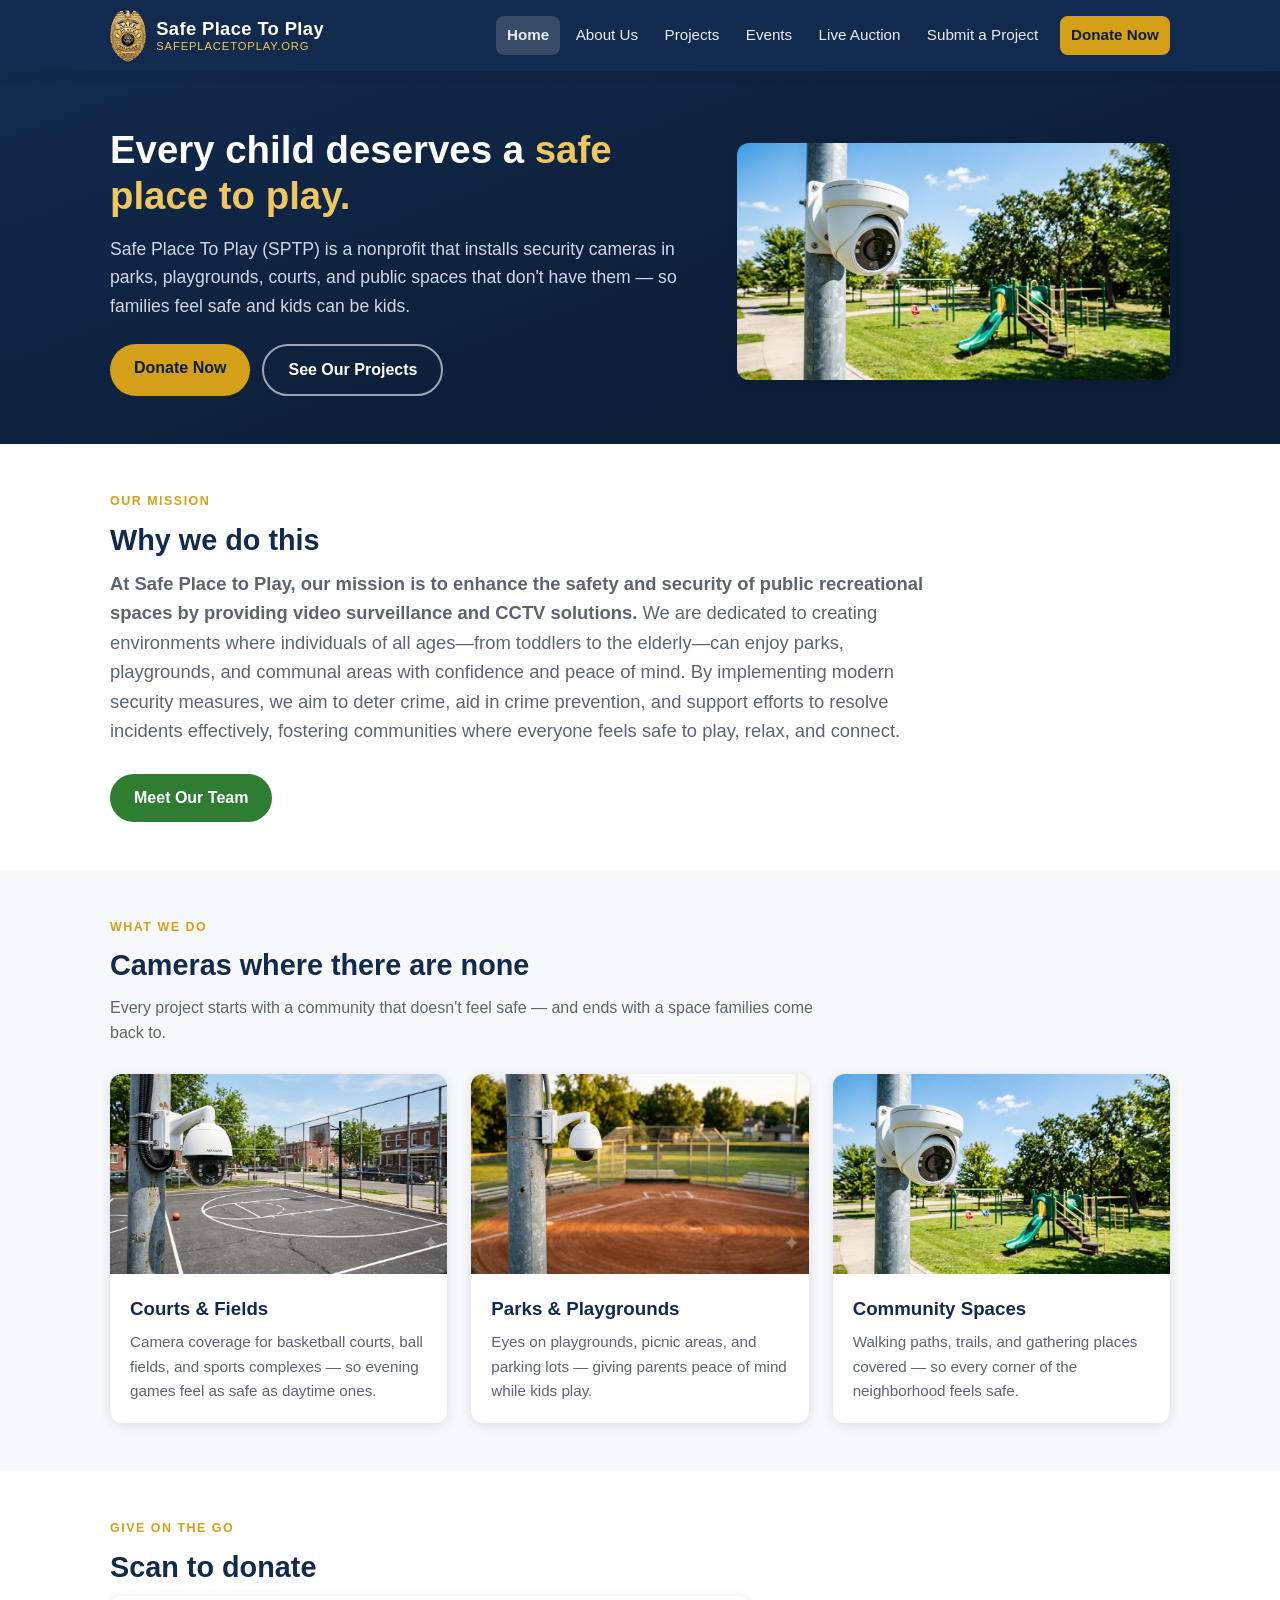
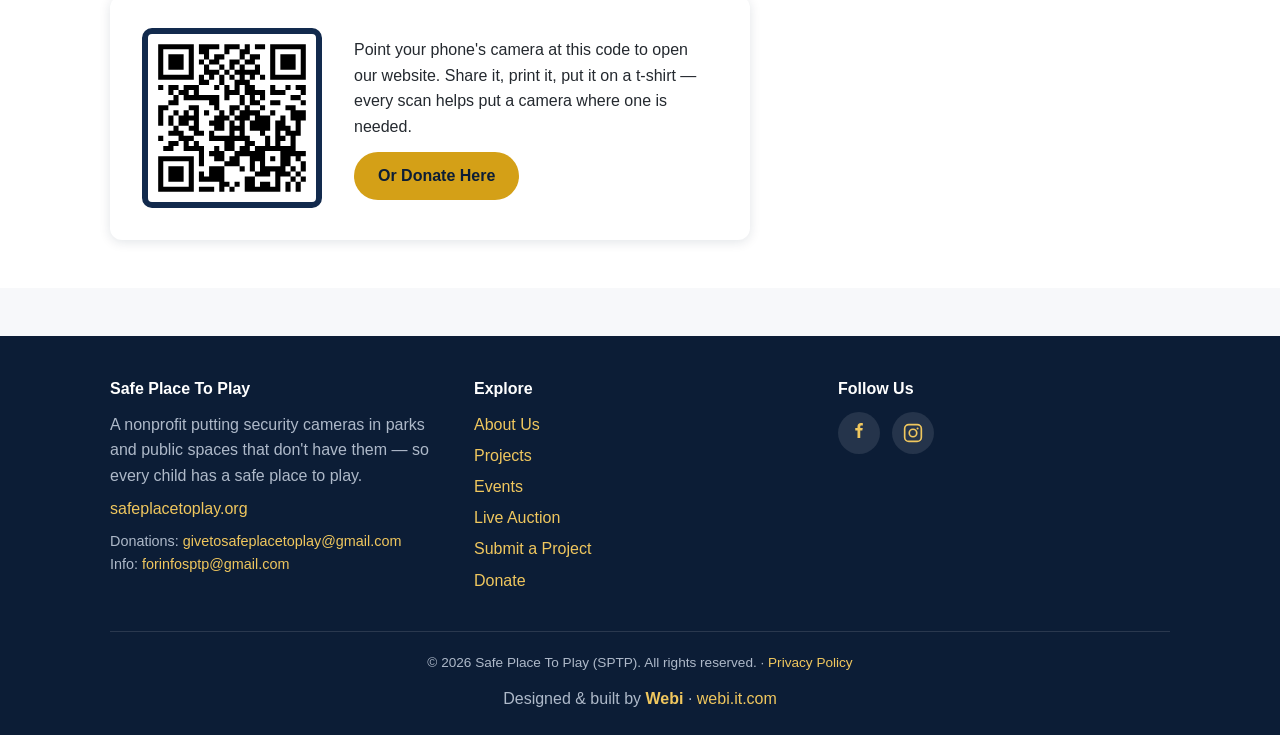
<file: index.html>
<!DOCTYPE html>
<html lang="en">
<head>
  <!-- Google tag (gtag.js) -->
  <script async src="https://www.googletagmanager.com/gtag/js?id=G-XCE4VQ88QC"></script>
  <script>
    window.dataLayer = window.dataLayer || [];
    function gtag(){dataLayer.push(arguments);}
    gtag('js', new Date());

    gtag('config', 'G-XCE4VQ88QC');
  </script>

  <meta charset="UTF-8">
  <meta name="viewport" content="width=device-width, initial-scale=1.0">
  <title>Safe Place To Play | Building Safe Parks, Courts &amp; Fields for Kids</title>
  <meta name="description" content="Safe Place To Play (SPTP) is a nonprofit that installs security cameras in parks, playgrounds, and public spaces that don't have them — so people feel safe and kids can play.">
  <meta property="og:title" content="Safe Place To Play">
  <meta property="og:description" content="We install security cameras in parks and public spaces that don't have them — so people feel safe and kids can play.">
  <meta property="og:image" content="https://safeplacetoplay.org/images/logo-full.png">
  <meta property="og:type" content="website">
  <meta name="twitter:card" content="summary">
  <link rel="icon" type="image/png" href="images/favicon.png">
  <link rel="apple-touch-icon" href="images/apple-touch-icon.png">
  <link rel="stylesheet" href="css/style.css?v=16">
  <noscript><style>.site-nav{display:flex !important}</style></noscript>
</head>

<body>
  <header class="site-header">
    <div class="container">
      <a class="brand" href="index.html">
        <img src="images/logo.webp" alt="Safe Place To Play badge logo">
        <span class="brand-name">Safe Place To Play
          <span class="brand-tag">safeplacetoplay.org</span>
        </span>
      </a>

      <button class="nav-toggle" aria-label="Open menu" aria-expanded="false">
        <svg width="28" height="28" viewBox="0 0 24 24" fill="none" stroke="#fff" stroke-width="2.5" stroke-linecap="round">
          <line x1="4" y1="6" x2="20" y2="6"/>
          <line x1="4" y1="12" x2="20" y2="12"/>
          <line x1="4" y1="18" x2="20" y2="18"/>
        </svg>
      </button>

      <nav class="site-nav">
        <a href="index.html" class="active">Home</a>
        <a href="about.html">About Us</a>
        <a href="projects.html">Projects</a>
        <a href="events.html">Events</a>
        <a href="auction.html">Live Auction</a>
        <a href="submit-project.html">Submit a Project</a>
        <a href="donate.html" class="nav-donate">Donate Now</a>
      </nav>
    </div>
  </header>

  <section class="hero">
    <div class="container">
      <div>
        <h1>Every child deserves a <span class="accent">safe place to play.</span></h1>
        <p>
          Safe Place To Play (SPTP) is a nonprofit that installs security cameras in parks,
          playgrounds, courts, and public spaces that don't have them — so families feel
          safe and kids can be kids.
        </p>
        <div class="btn-row">
          <a href="donate.html" class="btn btn-gold">Donate Now</a>
          <a href="projects.html" class="btn btn-outline">See Our Projects</a>
        </div>
      </div>

      <div class="hero-art">
        <img src="images/park.webp" alt="Security camera overlooking a community park playground">
      </div>
    </div>
  </section>

  <section class="section alt" id="mission">
    <div class="container">
      <p class="eyebrow">Our Mission</p>
      <h2 class="section-title">Why we do this</h2>
      <p class="section-sub" style="font-size:1.15rem; max-width: 52rem;">
        <strong>
          At Safe Place to Play, our mission is to enhance the safety and security of
          public recreational spaces by providing video surveillance and CCTV solutions.
        </strong>
        We are dedicated to creating environments where individuals of all ages&mdash;from
        toddlers to the elderly&mdash;can enjoy parks, playgrounds, and communal areas with
        confidence and peace of mind. By implementing modern security measures, we aim to deter
        crime, aid in crime prevention, and support efforts to resolve incidents effectively,
        fostering communities where everyone feels safe to play, relax, and connect.
      </p>
      <div class="btn-row">
        <a href="about.html" class="btn btn-green">Meet Our Team</a>
      </div>
    </div>
  </section>

  <section class="section">
    <div class="container">
      <p class="eyebrow">What We Do</p>
      <h2 class="section-title">Cameras where there are none</h2>
      <p class="section-sub">
        Every project starts with a community that doesn't feel safe — and ends with a space families come back to.
      </p>

      <div class="card-grid">
        <div class="card">
          <div class="card-art">
            <img src="images/basketball-court.webp" alt="Security camera overlooking a basketball court">
          </div>
          <div class="card-body">
            <h3>Courts &amp; Fields</h3>
            <p>Camera coverage for basketball courts, ball fields, and sports complexes — so evening games feel as safe as daytime ones.</p>
          </div>
        </div>

        <div class="card">
          <div class="card-art">
            <img src="images/baseball-field.webp" alt="Security camera overlooking a youth baseball field">
          </div>
          <div class="card-body">
            <h3>Parks &amp; Playgrounds</h3>
            <p>Eyes on playgrounds, picnic areas, and parking lots — giving parents peace of mind while kids play.</p>
          </div>
        </div>

        <div class="card">
          <div class="card-art">
            <img src="images/park.webp" alt="Security camera overlooking a playground">
          </div>
          <div class="card-body">
            <h3>Community Spaces</h3>
            <p>Walking paths, trails, and gathering places covered — so every corner of the neighborhood feels safe.</p>
          </div>
        </div>
      </div>
    </div>
  </section>

  <section class="section alt">
    <div class="container">
      <p class="eyebrow">Give On The Go</p>
      <h2 class="section-title">Scan to donate</h2>

      <div class="qr-block">
        <img src="images/qr-donate.svg" alt="QR code linking to the Safe Place To Play website">
        <div>
          <p style="max-width: 22rem;">
            Point your phone's camera at this code to open our website.
            Share it, print it, put it on a t-shirt — every scan helps put a camera where one is needed.
          </p>
          <p style="margin-top:0.75rem;">
            <a href="donate.html" class="btn btn-gold">Or Donate Here</a>
          </p>
        </div>
      </div>
    </div>
  </section>

  <footer class="site-footer">
    <div class="container">
      <div class="footer-grid">
        <div>
          <h4>Safe Place To Play</h4>
          <p>A nonprofit putting security cameras in parks and public spaces that don't have them &mdash; so every child has a safe place to play.</p>
          <p style="margin-top:0.5rem;">
            <a href="https://safeplacetoplay.org">safeplacetoplay.org</a>
          </p>
          <p style="margin-top:0.5rem; font-size:0.9rem;">
            Donations: <a href="mailto:givetosafeplacetoplay@gmail.com">givetosafeplacetoplay@gmail.com</a><br>
            Info: <a href="mailto:forinfosptp@gmail.com">forinfosptp@gmail.com</a>
          </p>
        </div>

        <div>
          <h4>Explore</h4>
          <ul>
            <li><a href="about.html">About Us</a></li>
            <li><a href="projects.html">Projects</a></li>
            <li><a href="events.html">Events</a></li>
            <li><a href="auction.html">Live Auction</a></li>
            <li><a href="submit-project.html">Submit a Project</a></li>
            <li><a href="donate.html">Donate</a></li>
          </ul>
        </div>

        <div>
          <h4>Follow Us</h4>
          <div class="social-links">
            <a href="https://www.facebook.com/share/1JXNRVJk3r/?mibextid=wwXIfr" aria-label="Safe Place To Play on Facebook" target="_blank" rel="noopener">
              <svg width="20" height="20" viewBox="0 0 24 24" fill="#f0c75e">
                <path d="M13.5 9H16l.5-3h-3V4.5c0-.9.3-1.5 1.6-1.5H16.6V.2C16.3.1 15.3 0 14.2 0 11.8 0 10.2 1.5 10.2 4.1V6H7.5v3h2.7v9h3.3V9z"/>
              </svg>
            </a>

            <a href="https://www.instagram.com/safeplacetoplay_" aria-label="Safe Place To Play on Instagram" target="_blank" rel="noopener">
              <svg width="20" height="20" viewBox="0 0 24 24" fill="none" stroke="#f0c75e" stroke-width="2">
                <rect x="2" y="2" width="20" height="20" rx="5"/>
                <circle cx="12" cy="12" r="4.5"/>
                <circle cx="17.5" cy="6.5" r="1.2" fill="#f0c75e" stroke="none"/>
              </svg>
            </a>
          </div>
        </div>
      </div>

      <div class="footer-bottom">
        <p>&copy; 2026 Safe Place To Play (SPTP). All rights reserved. &middot; <a href="privacy.html">Privacy Policy</a></p>
        <p style="margin-top:0.75rem; font-size:1rem;">
          Designed &amp; built by
          <a href="https://webi.it.com" target="_blank" rel="noopener" style="font-weight:700;">Webi</a>
          &middot;
          <a href="https://webi.it.com" target="_blank" rel="noopener">webi.it.com</a>
        </p>
      </div>
    </div>
  </footer>

  <script src="js/main.js?v=13"></script>
</body>
</html>
</file>
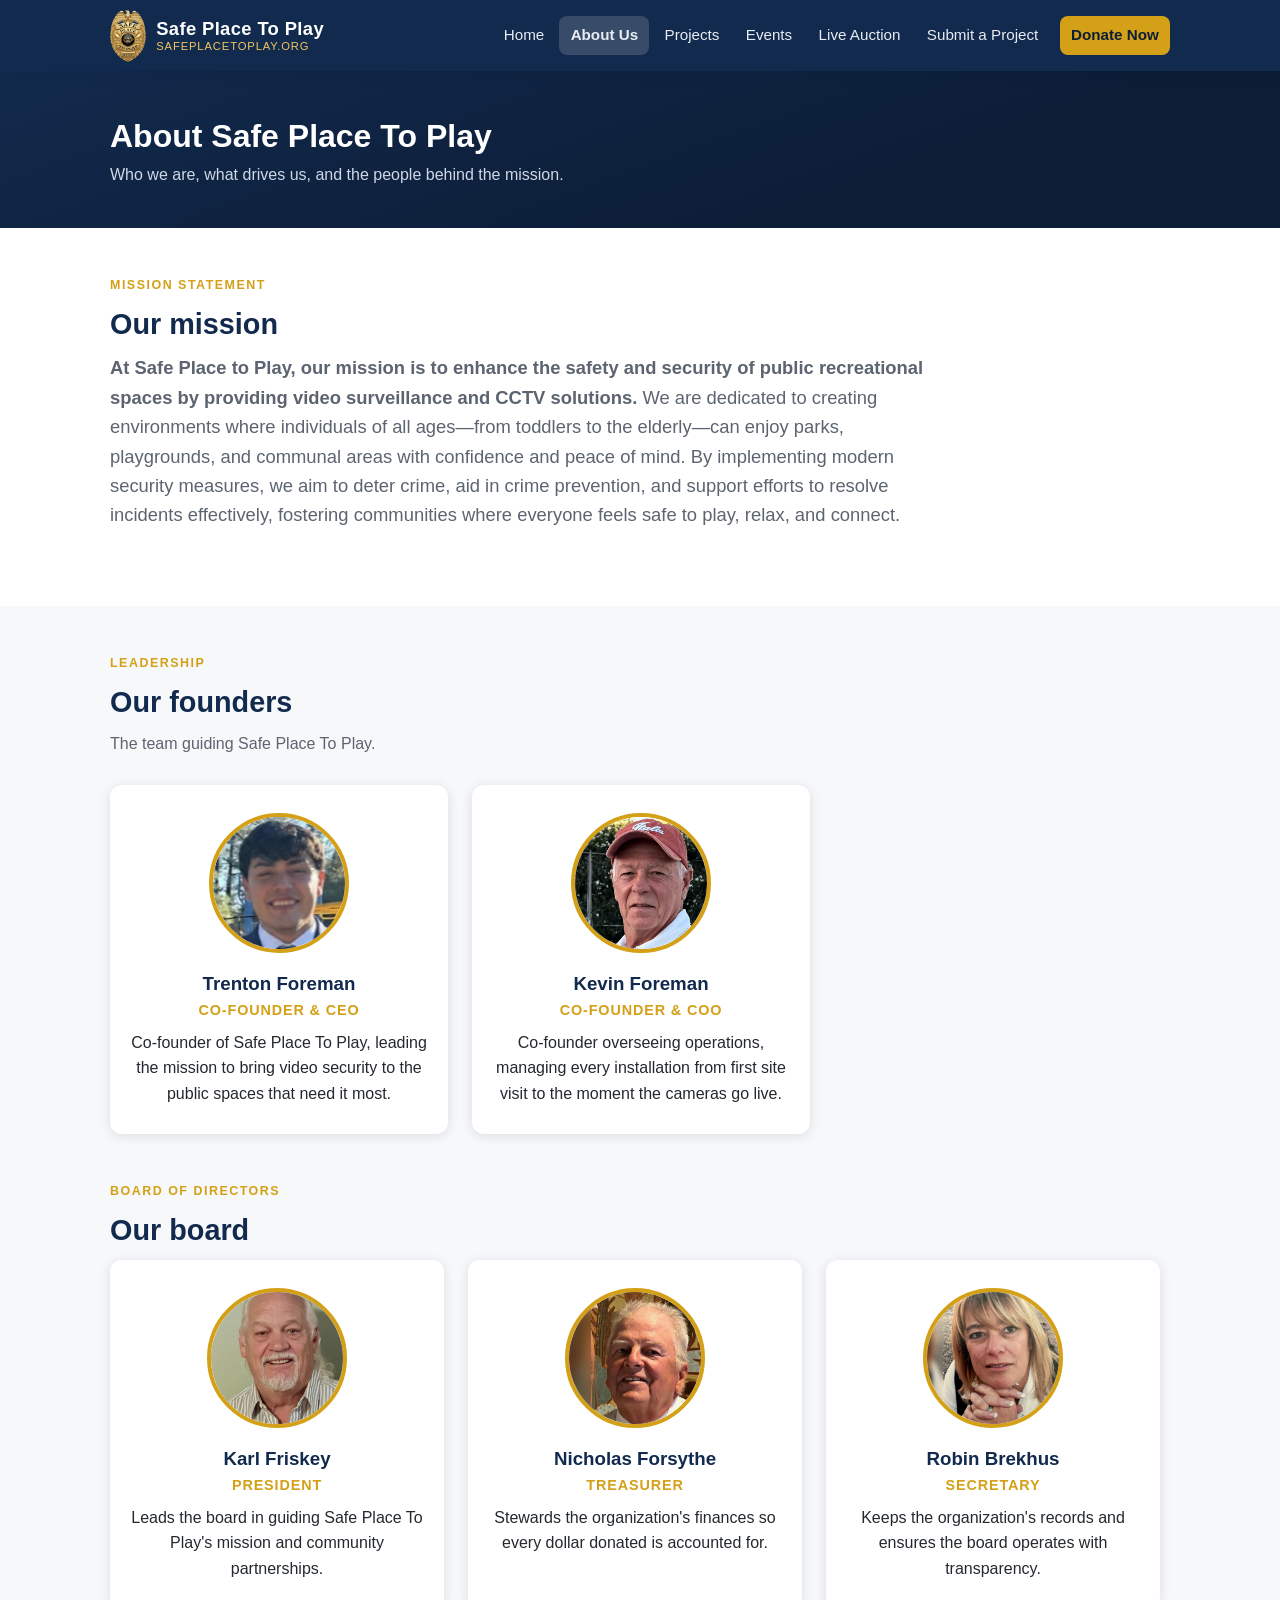
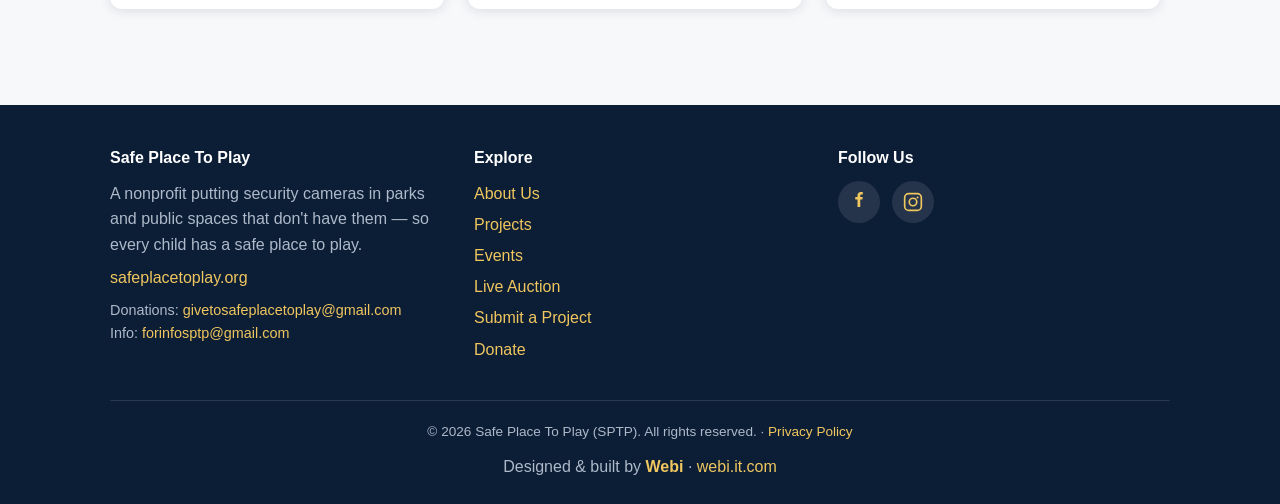
<file: about.html>
<!DOCTYPE html>
<html lang="en">
<head>
  <meta charset="UTF-8">
  <meta name="viewport" content="width=device-width, initial-scale=1.0">
  <title>About Us | Safe Place To Play</title>
  <meta name="description" content="Meet the board of Safe Place To Play — the nonprofit putting security cameras in public spaces that don't have them.">
  <meta property="og:title" content="About Safe Place To Play">
  <meta property="og:description" content="The mission and board behind Safe Place To Play, the nonprofit putting cameras where there are none.">
  <meta property="og:image" content="https://safeplacetoplay.org/images/logo-full.png">
  <meta property="og:type" content="website">
  <meta name="twitter:card" content="summary">
  <link rel="icon" type="image/png" href="images/favicon.png">
  <link rel="apple-touch-icon" href="images/apple-touch-icon.png">
  <link rel="stylesheet" href="css/style.css?v=16">
  <noscript><style>.site-nav{display:flex !important}</style></noscript>
</head>
<body>

<header class="site-header">
  <div class="container">
    <a class="brand" href="index.html">
      <img src="images/logo.webp" alt="Safe Place To Play badge logo">
      <span class="brand-name">Safe Place To Play
        <span class="brand-tag">safeplacetoplay.org</span>
      </span>
    </a>
    <button class="nav-toggle" aria-label="Open menu" aria-expanded="false">
      <svg width="28" height="28" viewBox="0 0 24 24" fill="none" stroke="#fff" stroke-width="2.5" stroke-linecap="round"><line x1="4" y1="6" x2="20" y2="6"/><line x1="4" y1="12" x2="20" y2="12"/><line x1="4" y1="18" x2="20" y2="18"/></svg>
    </button>
    <nav class="site-nav">
      <a href="index.html">Home</a>
      <a href="about.html" class="active">About Us</a>
      <a href="projects.html">Projects</a>
      <a href="events.html">Events</a>
      <a href="auction.html">Live Auction</a>
      <a href="submit-project.html">Submit a Project</a>
      <a href="donate.html" class="nav-donate">Donate Now</a>
    </nav>
  </div>
</header>

<section class="page-hero">
  <div class="container">
    <h1>About Safe Place To Play</h1>
    <p>Who we are, what drives us, and the people behind the mission.</p>
  </div>
</section>

<section class="section alt">
  <div class="container">
    <p class="eyebrow">Mission Statement</p>
    <h2 class="section-title">Our mission</h2>
    <p class="section-sub" style="font-size:1.15rem; max-width: 52rem;">
      <strong>At Safe Place to Play, our mission is to enhance the safety and security of
      public recreational spaces by providing video surveillance and CCTV solutions.</strong>
      We are dedicated to creating environments where individuals of all ages&mdash;from
      toddlers to the elderly&mdash;can enjoy parks, playgrounds, and communal areas with
      confidence and peace of mind. By implementing modern security measures, we aim to deter
      crime, aid in crime prevention, and support efforts to resolve incidents effectively,
      fostering communities where everyone feels safe to play, relax, and connect.
    </p>
  </div>
</section>

<section class="section">
  <div class="container">
    <p class="eyebrow">Leadership</p>
    <h2 class="section-title">Our founders</h2>
    <p class="section-sub">The team guiding Safe Place To Play.</p>
    <div class="board-grid">
      <div class="board-card">
        <div class="avatar">
          <img src="images/board-trent.jpg?v=6" alt="Trent Foreman, Co-Founder &amp; CEO">
        </div>
        <h3>Trenton Foreman</h3>
        <p class="role">Co-Founder &amp; CEO</p>
        <p>Co-founder of Safe Place To Play, leading the mission to bring video security to
          the public spaces that need it most.</p>
      </div>
      <div class="board-card">
        <div class="avatar">
          <img src="images/board-kevin.jpg?v=6" alt="John, Co-Founder &amp; COO">
        </div>
        <h3>Kevin Foreman</h3>
        <p class="role">Co-Founder &amp; COO</p>
        <p>Co-founder overseeing operations, managing every installation from first site
          visit to the moment the cameras go live.</p>
      </div>
    </div>

    <p class="eyebrow" style="margin-top:3rem;">Board of Directors</p>
    <h2 class="section-title">Our board</h2>
    <div class="board-grid" style="max-width:1050px;">
      <div class="board-card">
        <div class="avatar">
          <img src="images/board-karl.jpg?v=6" alt="Karl Friskey, President">
        </div>
        <h3>Karl Friskey</h3>
        <p class="role">President</p>
        <p>Leads the board in guiding Safe Place To Play's mission and community
          partnerships.</p>
      </div>
      <div class="board-card">
        <div class="avatar">
          <img src="images/board-nicholas.jpg?v=6" alt="Nicholas Forsythe, Treasurer">
        </div>
        <h3>Nicholas Forsythe</h3>
        <p class="role">Treasurer</p>
        <p>Stewards the organization's finances so every dollar donated is accounted for.</p>
      </div>
      <div class="board-card">
        <div class="avatar">
          <img src="images/board-robin.jpg?v=6" alt="Robin Brekhus, Secretary">
        </div>
        <h3>Robin Brekhus</h3>
        <p class="role">Secretary</p>
        <p>Keeps the organization's records and ensures the board operates with
          transparency.</p>
      </div>
    </div>
  </div>
</section>

<footer class="site-footer">
  <div class="container">
    <div class="footer-grid">
      <div>
        <h4>Safe Place To Play</h4>
        <p>A nonprofit putting security cameras in parks and public spaces that don't have them &mdash; so every child has a safe place to play.</p>
        <p style="margin-top:0.5rem;"><a href="https://safeplacetoplay.org">safeplacetoplay.org</a></p>
        <p style="margin-top:0.5rem; font-size:0.9rem;">Donations: <a href="mailto:givetosafeplacetoplay@gmail.com">givetosafeplacetoplay@gmail.com</a><br>
        Info: <a href="mailto:forinfosptp@gmail.com">forinfosptp@gmail.com</a></p>
      </div>
      <div>
        <h4>Explore</h4>
        <ul>
          <li><a href="about.html">About Us</a></li>
          <li><a href="projects.html">Projects</a></li>
          <li><a href="events.html">Events</a></li>
          <li><a href="auction.html">Live Auction</a></li>
          <li><a href="submit-project.html">Submit a Project</a></li>
          <li><a href="donate.html">Donate</a></li>
        </ul>
      </div>
      <div>
        <h4>Follow Us</h4>
        <div class="social-links">
          <a href="https://www.facebook.com/share/1JXNRVJk3r/?mibextid=wwXIfr" aria-label="Safe Place To Play on Facebook" target="_blank" rel="noopener">
            <svg width="20" height="20" viewBox="0 0 24 24" fill="#f0c75e"><path d="M13.5 9H16l.5-3h-3V4.5c0-.9.3-1.5 1.6-1.5H16.6V.2C16.3.1 15.3 0 14.2 0 11.8 0 10.2 1.5 10.2 4.1V6H7.5v3h2.7v9h3.3V9z"/></svg>
          </a>
          <a href="https://www.instagram.com/safeplacetoplay_" aria-label="Safe Place To Play on Instagram" target="_blank" rel="noopener">
            <svg width="20" height="20" viewBox="0 0 24 24" fill="none" stroke="#f0c75e" stroke-width="2"><rect x="2" y="2" width="20" height="20" rx="5"/><circle cx="12" cy="12" r="4.5"/><circle cx="17.5" cy="6.5" r="1.2" fill="#f0c75e" stroke="none"/></svg>
          </a>
        </div>
      </div>
    </div>
    <div class="footer-bottom">
      <p>&copy; 2026 Safe Place To Play (SPTP). All rights reserved. &middot; <a href="privacy.html">Privacy Policy</a></p>
      <p style="margin-top:0.75rem; font-size:1rem;">Designed &amp; built by <a href="https://webi.it.com" target="_blank" rel="noopener" style="font-weight:700;">Webi</a> &middot; <a href="https://webi.it.com" target="_blank" rel="noopener">webi.it.com</a></p>
    </div>
  </div>
</footer>

<script src="js/main.js?v=13"></script>
</body>
</html>
</file>
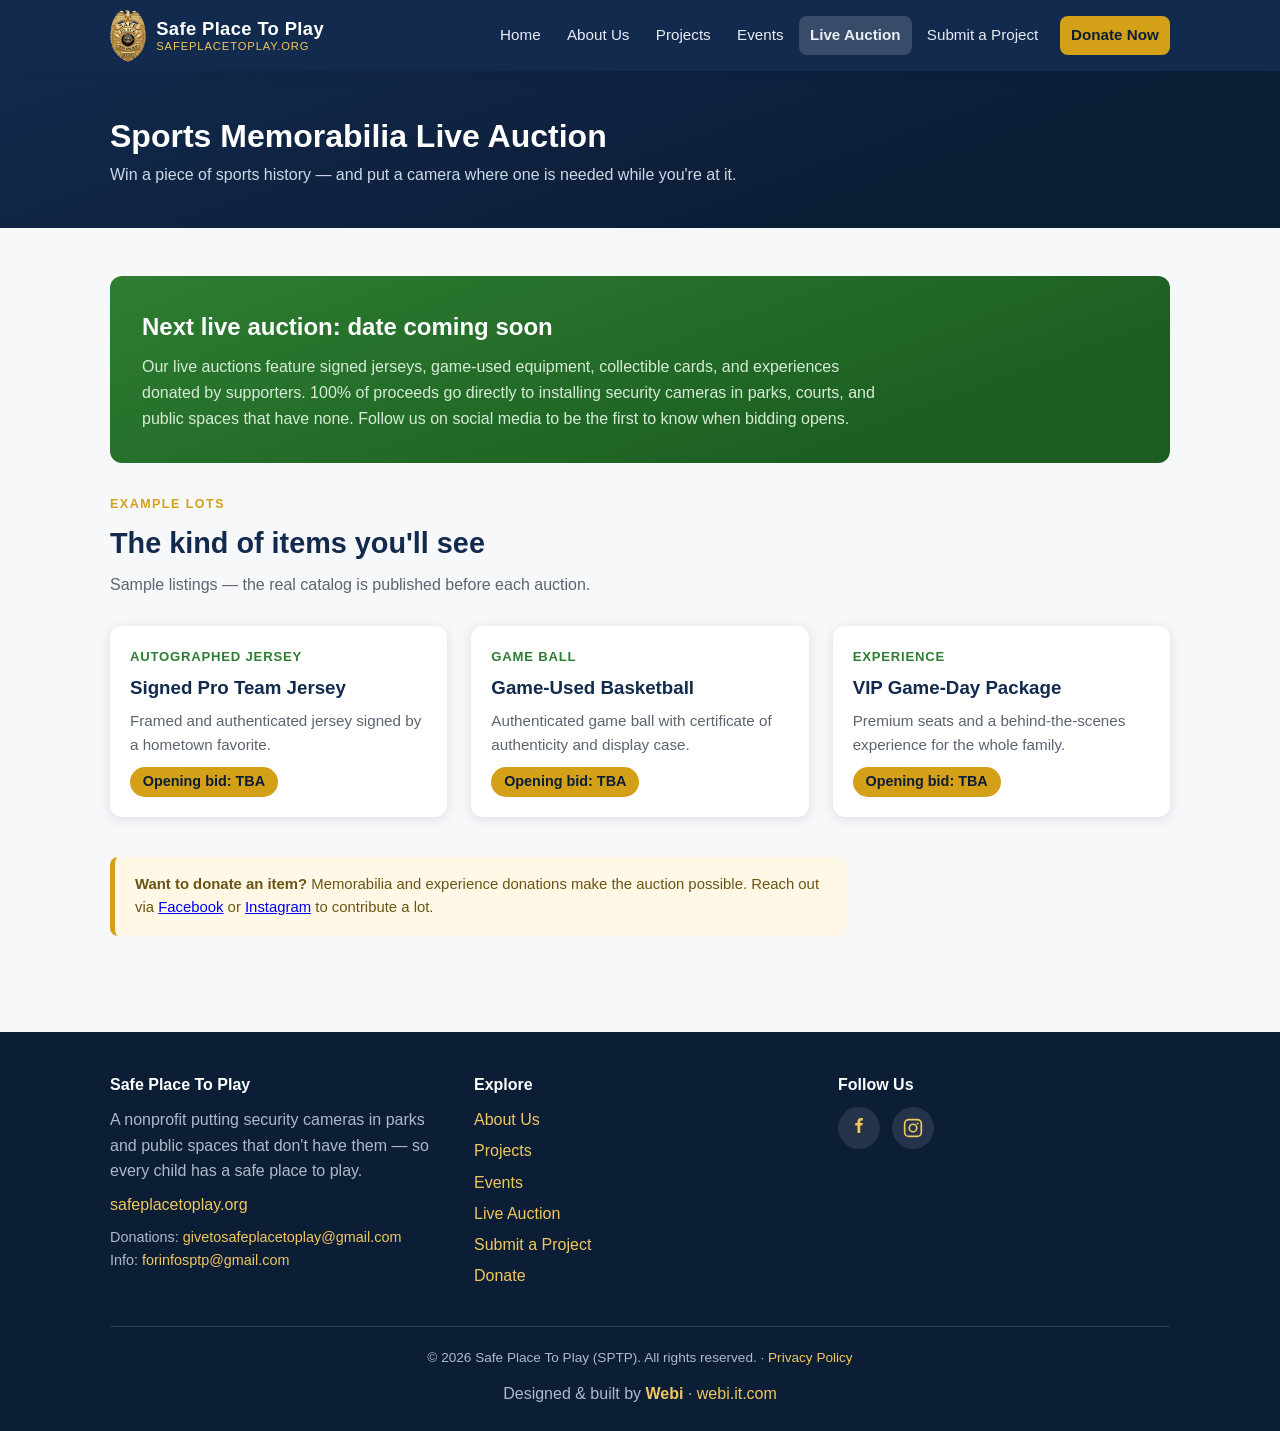
<file: auction.html>
<!DOCTYPE html>
<html lang="en">
<head>
  <meta charset="UTF-8">
  <meta name="viewport" content="width=device-width, initial-scale=1.0">
  <title>Sports Memorabilia Live Auction | Safe Place To Play</title>
  <meta name="description" content="Bid on signed jerseys, game balls, and one-of-a-kind sports memorabilia. Every winning bid puts cameras in places that need them.">
  <meta property="og:title" content="Sports Memorabilia Live Auction | Safe Place To Play">
  <meta property="og:description" content="Bid on signed jerseys and game-used gear. Every winning bid puts a camera where one is needed.">
  <meta property="og:image" content="https://safeplacetoplay.org/images/logo-full.png">
  <meta property="og:type" content="website">
  <meta name="twitter:card" content="summary">
  <link rel="icon" type="image/png" href="images/favicon.png">
  <link rel="apple-touch-icon" href="images/apple-touch-icon.png">
  <link rel="stylesheet" href="css/style.css?v=16">
  <noscript><style>.site-nav{display:flex !important}</style></noscript>
</head>
<body>

<header class="site-header">
  <div class="container">
    <a class="brand" href="index.html">
      <img src="images/logo.webp" alt="Safe Place To Play badge logo">
      <span class="brand-name">Safe Place To Play
        <span class="brand-tag">safeplacetoplay.org</span>
      </span>
    </a>
    <button class="nav-toggle" aria-label="Open menu" aria-expanded="false">
      <svg width="28" height="28" viewBox="0 0 24 24" fill="none" stroke="#fff" stroke-width="2.5" stroke-linecap="round"><line x1="4" y1="6" x2="20" y2="6"/><line x1="4" y1="12" x2="20" y2="12"/><line x1="4" y1="18" x2="20" y2="18"/></svg>
    </button>
    <nav class="site-nav">
      <a href="index.html">Home</a>
      <a href="about.html">About Us</a>
      <a href="projects.html">Projects</a>
      <a href="events.html">Events</a>
      <a href="auction.html" class="active">Live Auction</a>
      <a href="submit-project.html">Submit a Project</a>
      <a href="donate.html" class="nav-donate">Donate Now</a>
    </nav>
  </div>
</header>

<section class="page-hero">
  <div class="container">
    <h1>Sports Memorabilia Live Auction</h1>
    <p>Win a piece of sports history — and put a camera where one is needed while you're at it.</p>
  </div>
</section>

<section class="section">
  <div class="container">
    <div class="auction-banner">
      <h2>Next live auction: date coming soon</h2>
      <p>Our live auctions feature signed jerseys, game-used equipment, collectible cards, and
        experiences donated by supporters. 100% of proceeds go directly to installing
        security cameras in parks, courts, and public spaces that have none. Follow us on social media to be the first to know
        when bidding opens.</p>
    </div>

    <p class="eyebrow">Example Lots</p>
    <h2 class="section-title">The kind of items you'll see</h2>
    <p class="section-sub">Sample listings — the real catalog is published before each auction.</p>

    <div class="card-grid">
      <div class="card">
        <div class="card-body">
          <p class="card-meta">Autographed Jersey</p>
          <h3>Signed Pro Team Jersey</h3>
          <p>Framed and authenticated jersey signed by a hometown favorite.</p>
          <span class="bid-tag">Opening bid: TBA</span>
        </div>
      </div>
      <div class="card">
        <div class="card-body">
          <p class="card-meta">Game Ball</p>
          <h3>Game-Used Basketball</h3>
          <p>Authenticated game ball with certificate of authenticity and display case.</p>
          <span class="bid-tag">Opening bid: TBA</span>
        </div>
      </div>
      <div class="card">
        <div class="card-body">
          <p class="card-meta">Experience</p>
          <h3>VIP Game-Day Package</h3>
          <p>Premium seats and a behind-the-scenes experience for the whole family.</p>
          <span class="bid-tag">Opening bid: TBA</span>
        </div>
      </div>
    </div>

    <div class="notice" style="margin-top:2.5rem;">
      <strong>Want to donate an item?</strong> Memorabilia and experience donations make the
      auction possible. Reach out via
      <a href="https://www.facebook.com/share/1JXNRVJk3r/?mibextid=wwXIfr" target="_blank" rel="noopener">Facebook</a> or
      <a href="https://www.instagram.com/safeplacetoplay_" target="_blank" rel="noopener">Instagram</a> to contribute a lot.
    </div>
  </div>
</section>

<footer class="site-footer">
  <div class="container">
    <div class="footer-grid">
      <div>
        <h4>Safe Place To Play</h4>
        <p>A nonprofit putting security cameras in parks and public spaces that don't have them &mdash; so every child has a safe place to play.</p>
        <p style="margin-top:0.5rem;"><a href="https://safeplacetoplay.org">safeplacetoplay.org</a></p>
        <p style="margin-top:0.5rem; font-size:0.9rem;">Donations: <a href="mailto:givetosafeplacetoplay@gmail.com">givetosafeplacetoplay@gmail.com</a><br>
        Info: <a href="mailto:forinfosptp@gmail.com">forinfosptp@gmail.com</a></p>
      </div>
      <div>
        <h4>Explore</h4>
        <ul>
          <li><a href="about.html">About Us</a></li>
          <li><a href="projects.html">Projects</a></li>
          <li><a href="events.html">Events</a></li>
          <li><a href="auction.html">Live Auction</a></li>
          <li><a href="submit-project.html">Submit a Project</a></li>
          <li><a href="donate.html">Donate</a></li>
        </ul>
      </div>
      <div>
        <h4>Follow Us</h4>
        <div class="social-links">
          <a href="https://www.facebook.com/share/1JXNRVJk3r/?mibextid=wwXIfr" aria-label="Safe Place To Play on Facebook" target="_blank" rel="noopener">
            <svg width="20" height="20" viewBox="0 0 24 24" fill="#f0c75e"><path d="M13.5 9H16l.5-3h-3V4.5c0-.9.3-1.5 1.6-1.5H16.6V.2C16.3.1 15.3 0 14.2 0 11.8 0 10.2 1.5 10.2 4.1V6H7.5v3h2.7v9h3.3V9z"/></svg>
          </a>
          <a href="https://www.instagram.com/safeplacetoplay_" aria-label="Safe Place To Play on Instagram" target="_blank" rel="noopener">
            <svg width="20" height="20" viewBox="0 0 24 24" fill="none" stroke="#f0c75e" stroke-width="2"><rect x="2" y="2" width="20" height="20" rx="5"/><circle cx="12" cy="12" r="4.5"/><circle cx="17.5" cy="6.5" r="1.2" fill="#f0c75e" stroke="none"/></svg>
          </a>
        </div>
      </div>
    </div>
    <div class="footer-bottom">
      <p>&copy; 2026 Safe Place To Play (SPTP). All rights reserved. &middot; <a href="privacy.html">Privacy Policy</a></p>
      <p style="margin-top:0.75rem; font-size:1rem;">Designed &amp; built by <a href="https://webi.it.com" target="_blank" rel="noopener" style="font-weight:700;">Webi</a> &middot; <a href="https://webi.it.com" target="_blank" rel="noopener">webi.it.com</a></p>
    </div>
  </div>
</footer>

<script src="js/main.js?v=13"></script>
</body>
</html>
</file>
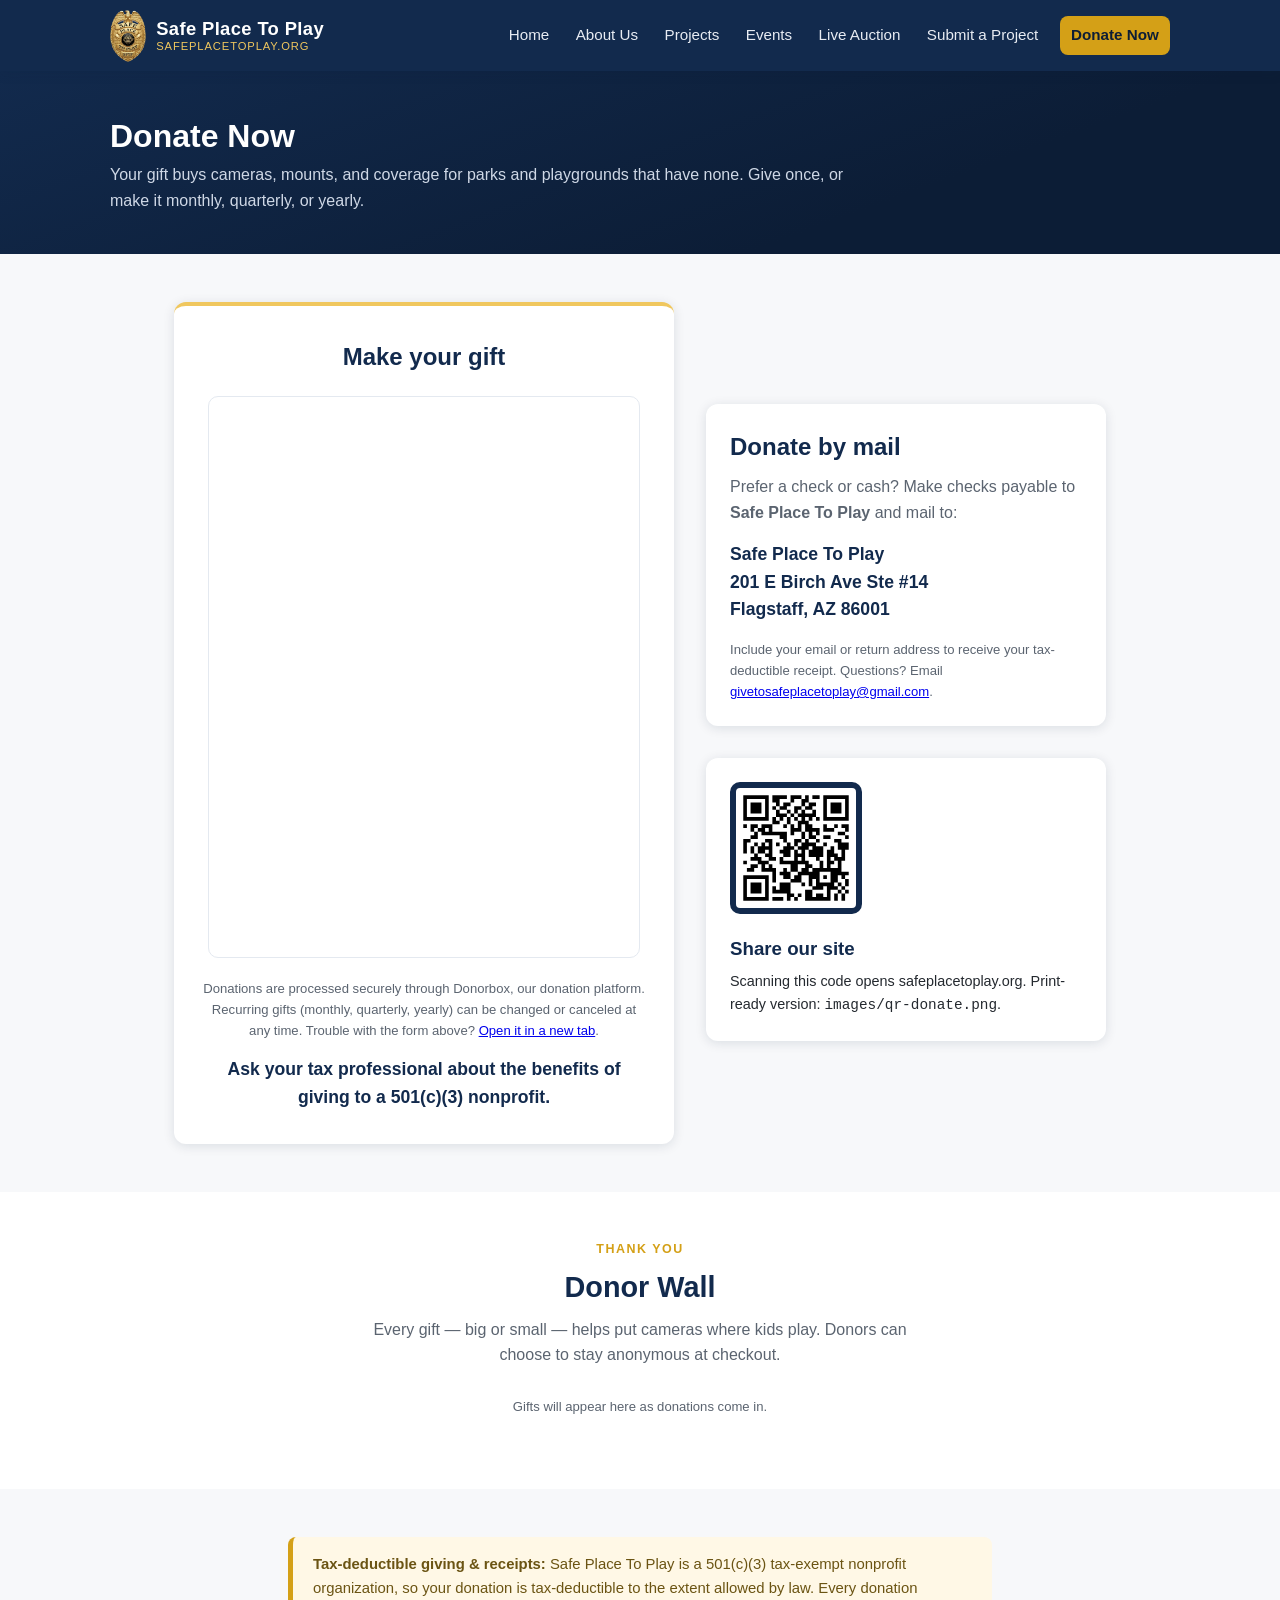
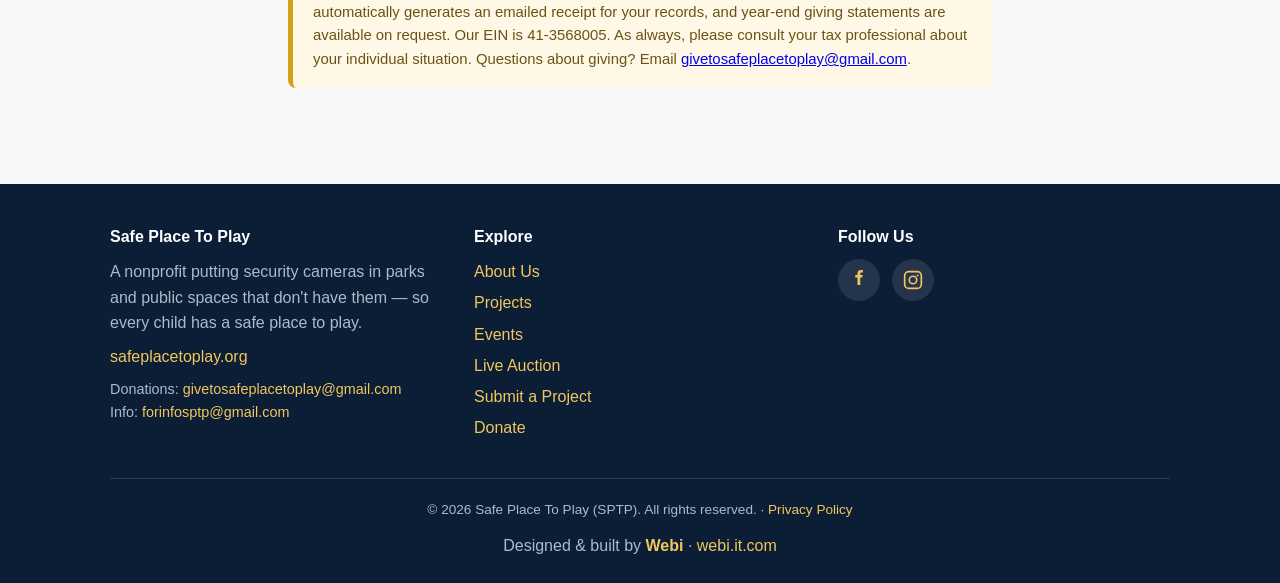
<file: donate.html>
<!DOCTYPE html>
<html lang="en">
<head>
  <meta charset="UTF-8">
  <meta name="viewport" content="width=device-width, initial-scale=1.0">
  <title>Donate | Safe Place To Play</title>
  <meta name="description" content="Donate to Safe Place To Play — one-time, monthly, quarterly, or yearly. Every dollar puts security cameras in parks and public spaces that need them.">
  <meta property="og:title" content="Donate to Safe Place To Play">
  <meta property="og:description" content="Give once or monthly, quarterly, yearly. Every dollar puts cameras where they're needed so kids can play safely.">
  <meta property="og:image" content="https://safeplacetoplay.org/images/logo-full.png">
  <meta property="og:type" content="website">
  <meta name="twitter:card" content="summary">
  <link rel="icon" type="image/png" href="images/favicon.png">
  <link rel="apple-touch-icon" href="images/apple-touch-icon.png">
  <link rel="stylesheet" href="css/style.css?v=16">
  <noscript><style>.site-nav{display:flex !important} #donor-wall-wrap.collapsed{height:auto !important; overflow:visible !important}</style></noscript>
</head>
<body>

<header class="site-header">
  <div class="container">
    <a class="brand" href="index.html">
      <img src="images/logo.webp" alt="Safe Place To Play badge logo">
      <span class="brand-name">Safe Place To Play
        <span class="brand-tag">safeplacetoplay.org</span>
      </span>
    </a>
    <button class="nav-toggle" aria-label="Open menu" aria-expanded="false">
      <svg width="28" height="28" viewBox="0 0 24 24" fill="none" stroke="#fff" stroke-width="2.5" stroke-linecap="round"><line x1="4" y1="6" x2="20" y2="6"/><line x1="4" y1="12" x2="20" y2="12"/><line x1="4" y1="18" x2="20" y2="18"/></svg>
    </button>
    <nav class="site-nav">
      <a href="index.html">Home</a>
      <a href="about.html">About Us</a>
      <a href="projects.html">Projects</a>
      <a href="events.html">Events</a>
      <a href="auction.html">Live Auction</a>
      <a href="submit-project.html">Submit a Project</a>
      <a href="donate.html" class="nav-donate active">Donate Now</a>
    </nav>
  </div>
</header>

<section class="page-hero">
  <div class="container">
    <h1>Donate Now</h1>
    <p>Your gift buys cameras, mounts, and coverage for parks and playgrounds that have
      none. Give once, or make it monthly, quarterly, or yearly.</p>
  </div>
</section>

<section class="section">
  <div class="container">
    <div class="donate-columns">
      <div class="donate-embed-card" id="donate-form">
        <h2 style="color:var(--navy); margin-bottom:1.25rem; text-align:center;">Make your gift</h2>

        <div class="dbox-frame">
          <!-- Classic Donorbox embed: the allow="payment" grant is what lets
               Apple Pay / Google Pay render inside the embedded form. -->
          <script src="https://donorbox.org/widget.js" paypalExpress="true"></script>
          <iframe src="https://donorbox.org/embed/safe-place-to-play" name="donorbox"
            allow="payment *" allowpaymentrequest="allowpaymentrequest"
            seamless="seamless" frameborder="0" scrolling="no" height="560px" width="100%"
            style="max-width: 500px; min-width: 250px; max-height: none !important;"
            title="Donate to Safe Place To Play"></iframe>
        </div>

        <p class="fine-print" style="text-align:center; margin-top:1.25rem;">
          Donations are processed securely through Donorbox, our donation platform. Recurring
          gifts (monthly, quarterly, yearly) can be changed or canceled at any time. Trouble
          with the form above? <a href="https://donorbox.org/safe-place-to-play" target="_blank" rel="noopener">Open it in a new tab</a>.
        </p>

        <p style="margin-top:0.9rem; font-size:1.1rem; font-weight:700; color:var(--navy); text-align:center;">
          Ask your tax professional about the benefits of giving to a 501(c)(3) nonprofit.
        </p>
      </div>

      <div class="donate-side">
        <div class="donate-box">
          <h2 style="color:var(--navy); margin-bottom:0.5rem;">Donate by mail</h2>
          <p style="color:var(--text-muted); margin-bottom:1rem;">
            Prefer a check or cash? Make checks payable to
            <strong>Safe Place To Play</strong> and mail to:
          </p>
          <p style="font-size:1.1rem; font-weight:700; color:var(--navy); line-height:1.55; margin-bottom:1rem;">
            Safe Place To Play<br>
            201 E Birch Ave Ste #14<br>
            Flagstaff, AZ 86001
          </p>
          <p class="fine-print" style="margin-top:0;">
            Include your email or return address to receive your tax-deductible receipt.
            Questions? Email
            <a href="mailto:givetosafeplacetoplay@gmail.com">givetosafeplacetoplay@gmail.com</a>.
          </p>
        </div>

        <div class="qr-block">
          <img src="images/qr-donate.svg" alt="QR code linking to the Safe Place To Play website">
          <div>
            <h3 style="color:var(--navy); margin-bottom:0.4rem;">Share our site</h3>
            <p style="font-size:0.9rem;">Scanning this code opens safeplacetoplay.org.
              Print-ready version: <code>images/qr-donate.png</code>.</p>
          </div>
        </div>
      </div>
    </div>
  </div>
</section>

<section class="section alt">
  <div class="container">
    <p class="eyebrow" style="text-align:center;">Thank You</p>
    <h2 class="section-title" style="text-align:center;">Donor Wall</h2>
    <p class="section-sub" style="text-align:center; max-width:34rem; margin-left:auto; margin-right:auto;">
      Every gift &mdash; big or small &mdash; helps put cameras where kids play.
      Donors can choose to stay anonymous at checkout.
    </p>
    <p id="donor-wall-empty" class="fine-print" style="text-align:center; margin-top:1rem;">
      Gifts will appear here as donations come in.
    </p>
    <div id="donor-wall-wrap" class="collapsed" style="display:flex; justify-content:center; margin-top:1.5rem;">
      <iframe height="93px" width="100%" src="https://donorbox.org/embed/safe-place-to-play?donor_wall_color=%23d4a017&only_donor_wall=true" style="width: 100%; max-width:500px; min-width:310px;" seamless="seamless" name="donorbox-wall" frameborder="0" scrolling="no" title="Safe Place To Play donor wall"></iframe>
    </div>
  </div>
</section>

<section class="section">
  <div class="container">
    <div class="notice" style="max-width:44rem; margin:0 auto;">
      <strong>Tax-deductible giving &amp; receipts:</strong> Safe Place To Play is a
      501(c)(3) tax-exempt nonprofit organization, so your donation is tax-deductible to
      the extent allowed by law. Every donation automatically generates an emailed receipt
      for your records, and year-end giving statements are available on request. Our EIN
      is 41-3568005. As always, please consult your tax professional about your
      individual situation. Questions about giving? Email
      <a href="mailto:givetosafeplacetoplay@gmail.com">givetosafeplacetoplay@gmail.com</a>.
    </div>
  </div>
</section>

<footer class="site-footer">
  <div class="container">
    <div class="footer-grid">
      <div>
        <h4>Safe Place To Play</h4>
        <p>A nonprofit putting security cameras in parks and public spaces that don't have them &mdash; so every child has a safe place to play.</p>
        <p style="margin-top:0.5rem;"><a href="https://safeplacetoplay.org">safeplacetoplay.org</a></p>
        <p style="margin-top:0.5rem; font-size:0.9rem;">Donations: <a href="mailto:givetosafeplacetoplay@gmail.com">givetosafeplacetoplay@gmail.com</a><br>
        Info: <a href="mailto:forinfosptp@gmail.com">forinfosptp@gmail.com</a></p>
      </div>
      <div>
        <h4>Explore</h4>
        <ul>
          <li><a href="about.html">About Us</a></li>
          <li><a href="projects.html">Projects</a></li>
          <li><a href="events.html">Events</a></li>
          <li><a href="auction.html">Live Auction</a></li>
          <li><a href="submit-project.html">Submit a Project</a></li>
          <li><a href="donate.html">Donate</a></li>
        </ul>
      </div>
      <div>
        <h4>Follow Us</h4>
        <div class="social-links">
          <a href="https://www.facebook.com/share/1JXNRVJk3r/?mibextid=wwXIfr" aria-label="Safe Place To Play on Facebook" target="_blank" rel="noopener">
            <svg width="20" height="20" viewBox="0 0 24 24" fill="#f0c75e"><path d="M13.5 9H16l.5-3h-3V4.5c0-.9.3-1.5 1.6-1.5H16.6V.2C16.3.1 15.3 0 14.2 0 11.8 0 10.2 1.5 10.2 4.1V6H7.5v3h2.7v9h3.3V9z"/></svg>
          </a>
          <a href="https://www.instagram.com/safeplacetoplay_" aria-label="Safe Place To Play on Instagram" target="_blank" rel="noopener">
            <svg width="20" height="20" viewBox="0 0 24 24" fill="none" stroke="#f0c75e" stroke-width="2"><rect x="2" y="2" width="20" height="20" rx="5"/><circle cx="12" cy="12" r="4.5"/><circle cx="17.5" cy="6.5" r="1.2" fill="#f0c75e" stroke="none"/></svg>
          </a>
        </div>
      </div>
    </div>
    <div class="footer-bottom">
      <p>&copy; 2026 Safe Place To Play (SPTP). All rights reserved. &middot; <a href="privacy.html">Privacy Policy</a></p>
      <p style="margin-top:0.75rem; font-size:1rem;">Designed &amp; built by <a href="https://webi.it.com" target="_blank" rel="noopener" style="font-weight:700;">Webi</a> &middot; <a href="https://webi.it.com" target="_blank" rel="noopener">webi.it.com</a></p>
    </div>
  </div>
</footer>

<script src="js/main.js?v=13"></script>
</body>
</html>
</file>
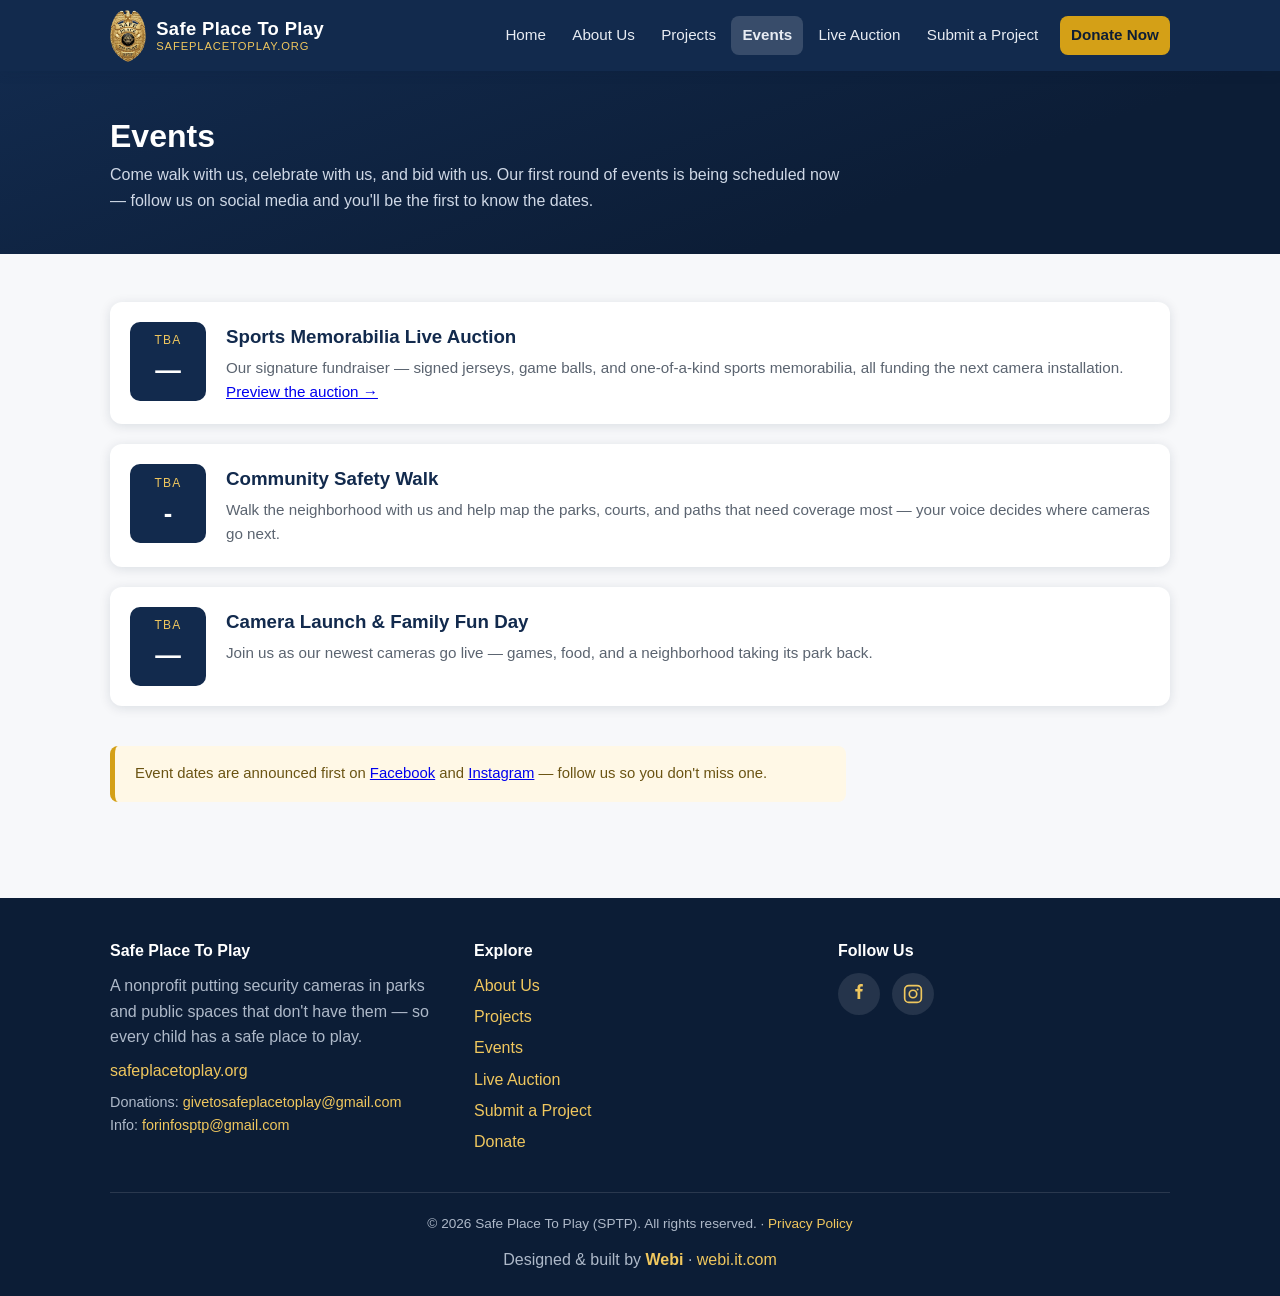
<file: events.html>
<!DOCTYPE html>
<html lang="en">
<head>
  <meta charset="UTF-8">
  <meta name="viewport" content="width=device-width, initial-scale=1.0">
  <title>Events | Safe Place To Play</title>
  <meta name="description" content="Upcoming Safe Place To Play events — camera network launches, fundraisers, and the sports memorabilia live auction.">
  <meta property="og:title" content="Events | Safe Place To Play">
  <meta property="og:description" content="Camera launches, community walks, and our sports memorabilia live auction.">
  <meta property="og:image" content="https://safeplacetoplay.org/images/logo-full.png">
  <meta property="og:type" content="website">
  <meta name="twitter:card" content="summary">
  <link rel="icon" type="image/png" href="images/favicon.png">
  <link rel="apple-touch-icon" href="images/apple-touch-icon.png">
  <link rel="stylesheet" href="css/style.css?v=16">
  <noscript><style>.site-nav{display:flex !important}</style></noscript>
</head>
<body>  

<header class="site-header">
  <div class="container">
    <a class="brand" href="index.html">
      <img src="images/logo.webp" alt="Safe Place To Play badge logo">
      <span class="brand-name">Safe Place To Play
        <span class="brand-tag">safeplacetoplay.org</span>
      </span>
    </a>
    <button class="nav-toggle" aria-label="Open menu" aria-expanded="false">
      <svg width="28" height="28" viewBox="0 0 24 24" fill="none" stroke="#fff" stroke-width="2.5" stroke-linecap="round"><line x1="4" y1="6" x2="20" y2="6"/><line x1="4" y1="12" x2="20" y2="12"/><line x1="4" y1="18" x2="20" y2="18"/></svg>
    </button>
    <nav class="site-nav">
      <a href="index.html">Home</a>
      <a href="about.html">About Us</a>
      <a href="projects.html">Projects</a>
      <a href="events.html" class="active">Events</a>
      <a href="auction.html">Live Auction</a>
      <a href="submit-project.html">Submit a Project</a>
      <a href="donate.html" class="nav-donate">Donate Now</a>
    </nav>
  </div>
</header>

<section class="page-hero">
  <div class="container">
    <h1>Events</h1>
    <p>Come walk with us, celebrate with us, and bid with us. Our first round of events is
      being scheduled now — follow us on social media and you'll be the first to know the dates.</p>
  </div>
</section>

<section class="section">
  <div class="container">
    <div class="event-list">
      <div class="event-item">
        <div class="event-date"><span class="month">TBA</span><span class="day">—</span></div>
        <div>
          <h3>Sports Memorabilia Live Auction</h3>
          <p>Our signature fundraiser — signed jerseys, game balls, and one-of-a-kind sports
            memorabilia, all funding the next camera installation.
            <a href="auction.html">Preview the auction →</a></p>
        </div>
      </div>
      <div class="event-item">
        <div class="event-date"><span class="month">TBA</span><span class="day">-</span></div>
        <div>
          <h3>Community Safety Walk</h3>
          <p>Walk the neighborhood with us and help map the parks, courts, and paths that
            need coverage most — your voice decides where cameras go next.</p>
        </div>
      </div>
      <div class="event-item">
        <div class="event-date"><span class="month">TBA</span><span class="day">—</span></div>
        <div>
          <h3>Camera Launch &amp; Family Fun Day</h3>
          <p>Join us as our newest cameras go live — games, food, and a neighborhood
            taking its park back.</p>
        </div>
      </div>
    </div>

    <div class="notice" style="margin-top:2.5rem;">
      Event dates are announced first on
      <a href="https://www.facebook.com/share/1JXNRVJk3r/?mibextid=wwXIfr" target="_blank" rel="noopener">Facebook</a> and
      <a href="https://www.instagram.com/safeplacetoplay_" target="_blank" rel="noopener">Instagram</a> — follow us so you don't miss one.
    </div>
  </div>
</section>

<footer class="site-footer">
  <div class="container">
    <div class="footer-grid">
      <div>
        <h4>Safe Place To Play</h4>
        <p>A nonprofit putting security cameras in parks and public spaces that don't have them &mdash; so every child has a safe place to play.</p>
        <p style="margin-top:0.5rem;"><a href="https://safeplacetoplay.org">safeplacetoplay.org</a></p>
        <p style="margin-top:0.5rem; font-size:0.9rem;">Donations: <a href="mailto:givetosafeplacetoplay@gmail.com">givetosafeplacetoplay@gmail.com</a><br>
        Info: <a href="mailto:forinfosptp@gmail.com">forinfosptp@gmail.com</a></p>
      </div>
      <div>
        <h4>Explore</h4>
        <ul>
          <li><a href="about.html">About Us</a></li>
          <li><a href="projects.html">Projects</a></li>
          <li><a href="events.html">Events</a></li>
          <li><a href="auction.html">Live Auction</a></li>
          <li><a href="submit-project.html">Submit a Project</a></li>
          <li><a href="donate.html">Donate</a></li>
        </ul>
      </div>
      <div>
        <h4>Follow Us</h4>
        <div class="social-links">
          <a href="https://www.facebook.com/share/1JXNRVJk3r/?mibextid=wwXIfr" aria-label="Safe Place To Play on Facebook" target="_blank" rel="noopener">
            <svg width="20" height="20" viewBox="0 0 24 24" fill="#f0c75e"><path d="M13.5 9H16l.5-3h-3V4.5c0-.9.3-1.5 1.6-1.5H16.6V.2C16.3.1 15.3 0 14.2 0 11.8 0 10.2 1.5 10.2 4.1V6H7.5v3h2.7v9h3.3V9z"/></svg>
          </a>
          <a href="https://www.instagram.com/safeplacetoplay_" aria-label="Safe Place To Play on Instagram" target="_blank" rel="noopener">
            <svg width="20" height="20" viewBox="0 0 24 24" fill="none" stroke="#f0c75e" stroke-width="2"><rect x="2" y="2" width="20" height="20" rx="5"/><circle cx="12" cy="12" r="4.5"/><circle cx="17.5" cy="6.5" r="1.2" fill="#f0c75e" stroke="none"/></svg>
          </a>
        </div>
      </div>
    </div>
    <div class="footer-bottom">
      <p>&copy; 2026 Safe Place To Play (SPTP). All rights reserved. &middot; <a href="privacy.html">Privacy Policy</a></p>
      <p style="margin-top:0.75rem; font-size:1rem;">Designed &amp; built by <a href="https://webi.it.com" target="_blank" rel="noopener" style="font-weight:700;">Webi</a> &middot; <a href="https://webi.it.com" target="_blank" rel="noopener">webi.it.com</a></p>
    </div>
  </div>
</footer>

<script src="js/main.js?v=13"></script>
</body>
</html>
</file>
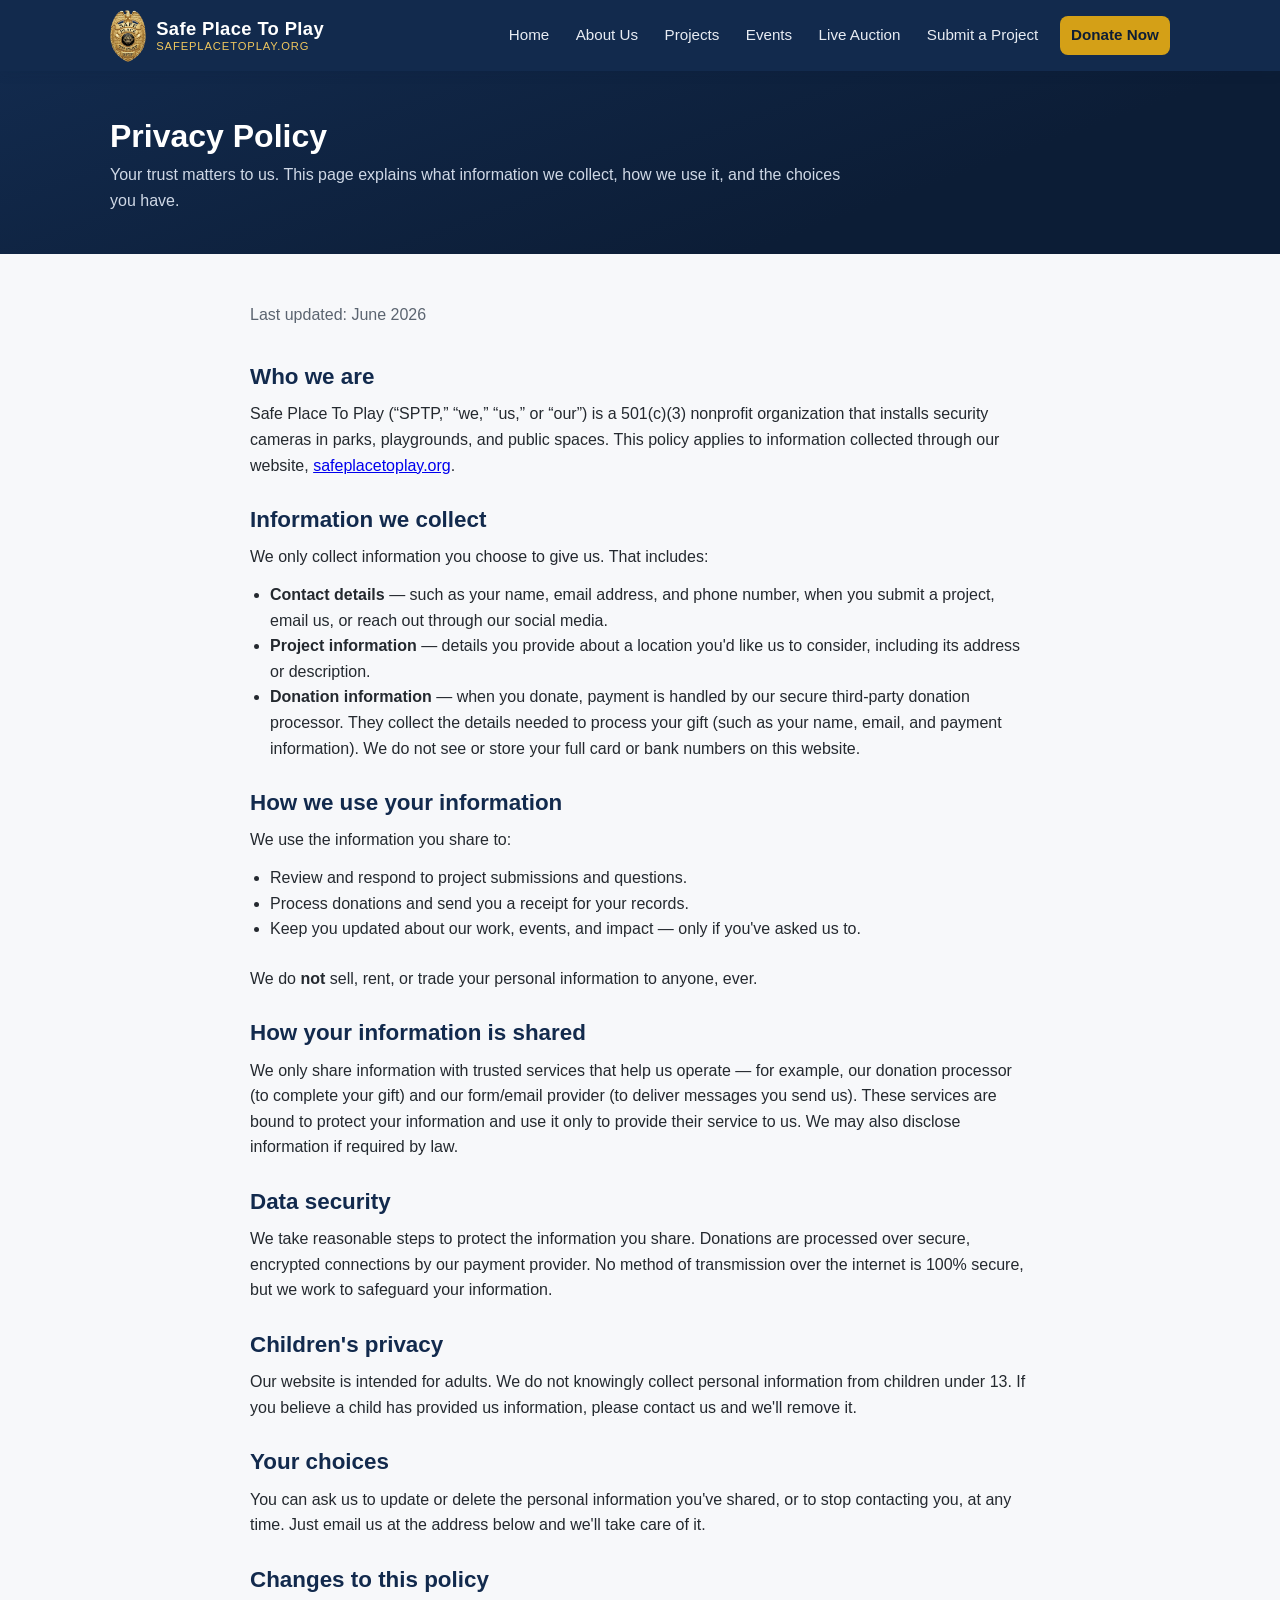
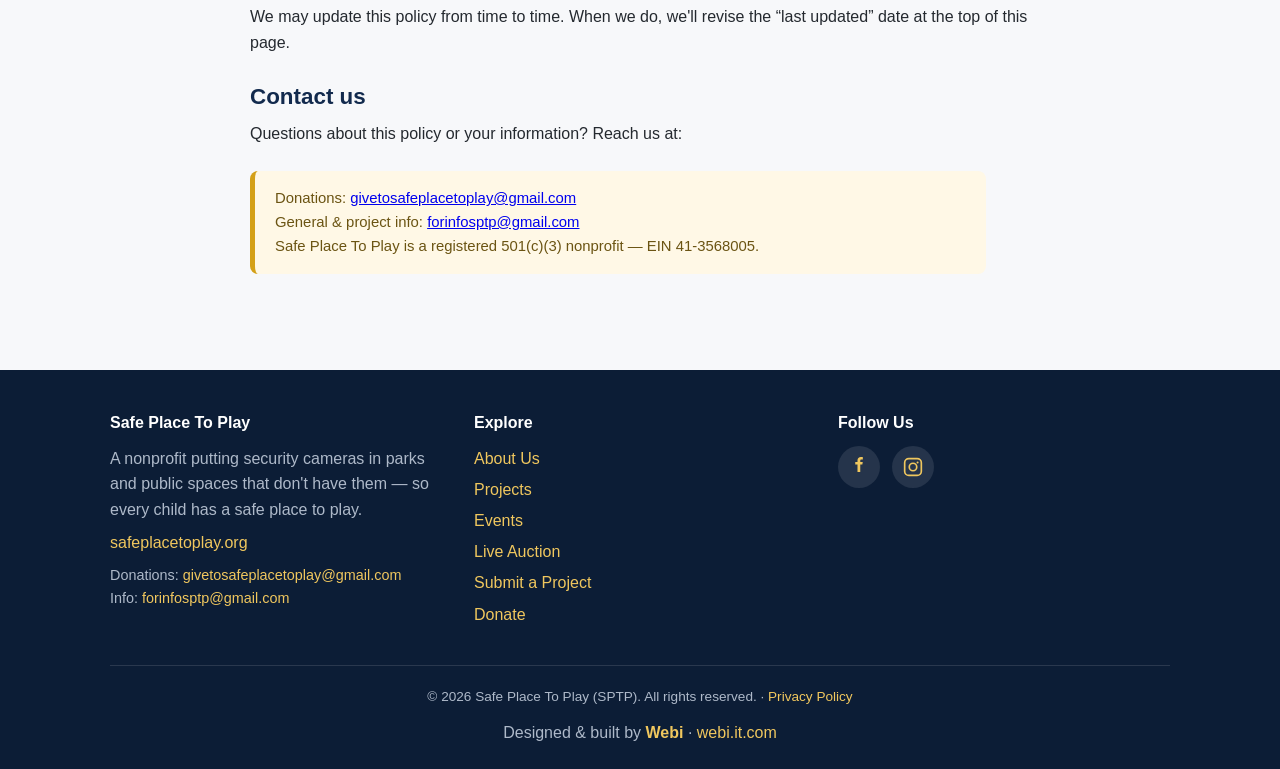
<file: privacy.html>
<!DOCTYPE html>
<html lang="en">
<head>
  <meta charset="UTF-8">
  <meta name="viewport" content="width=device-width, initial-scale=1.0">
  <title>Privacy Policy | Safe Place To Play</title>
  <meta name="description" content="How Safe Place To Play collects, uses, and protects the information you share with us.">
  <meta property="og:title" content="Privacy Policy | Safe Place To Play">
  <meta property="og:description" content="How Safe Place To Play collects, uses, and protects your information.">
  <meta property="og:image" content="https://safeplacetoplay.org/images/logo-full.png">
  <meta property="og:type" content="website">
  <meta name="twitter:card" content="summary">
  <link rel="icon" type="image/png" href="images/favicon.png">
  <link rel="apple-touch-icon" href="images/apple-touch-icon.png">
  <link rel="stylesheet" href="css/style.css?v=16">
  <noscript><style>.site-nav{display:flex !important}</style></noscript>
</head>
<body>

<header class="site-header">
  <div class="container">
    <a class="brand" href="index.html">
      <img src="images/logo.webp" alt="Safe Place To Play badge logo">
      <span class="brand-name">Safe Place To Play
        <span class="brand-tag">safeplacetoplay.org</span>
      </span>
    </a>
    <button class="nav-toggle" aria-label="Open menu" aria-expanded="false">
      <svg width="28" height="28" viewBox="0 0 24 24" fill="none" stroke="#fff" stroke-width="2.5" stroke-linecap="round"><line x1="4" y1="6" x2="20" y2="6"/><line x1="4" y1="12" x2="20" y2="12"/><line x1="4" y1="18" x2="20" y2="18"/></svg>
    </button>
    <nav class="site-nav">
      <a href="index.html">Home</a>
      <a href="about.html">About Us</a>
      <a href="projects.html">Projects</a>
      <a href="events.html">Events</a>
      <a href="auction.html">Live Auction</a>
      <a href="submit-project.html">Submit a Project</a>
      <a href="donate.html" class="nav-donate">Donate Now</a>
    </nav>
  </div>
</header>

<section class="page-hero">
  <div class="container">
    <h1>Privacy Policy</h1>
    <p>Your trust matters to us. This page explains what information we collect, how we use
      it, and the choices you have.</p>
  </div>
</section>

<section class="section">
  <div class="container" style="max-width:820px;">
    <p style="color:var(--text-muted); margin-bottom:2rem;">Last updated: June 2026</p>

    <h2 class="section-title" style="font-size:1.4rem;">Who we are</h2>
    <p style="margin-bottom:1.5rem;">Safe Place To Play (&ldquo;SPTP,&rdquo; &ldquo;we,&rdquo;
      &ldquo;us,&rdquo; or &ldquo;our&rdquo;) is a 501(c)(3) nonprofit organization that installs
      security cameras in parks, playgrounds, and public spaces. This policy applies to
      information collected through our website, <a href="https://safeplacetoplay.org">safeplacetoplay.org</a>.</p>

    <h2 class="section-title" style="font-size:1.4rem;">Information we collect</h2>
    <p style="margin-bottom:0.75rem;">We only collect information you choose to give us. That includes:</p>
    <ul style="margin:0 0 1.5rem 1.25rem;">
      <li><strong>Contact details</strong> &mdash; such as your name, email address, and phone
        number, when you submit a project, email us, or reach out through our social media.</li>
      <li><strong>Project information</strong> &mdash; details you provide about a location you'd
        like us to consider, including its address or description.</li>
      <li><strong>Donation information</strong> &mdash; when you donate, payment is handled by our
        secure third-party donation processor. They collect the details needed to process your
        gift (such as your name, email, and payment information). We do not see or store your full
        card or bank numbers on this website.</li>
    </ul>

    <h2 class="section-title" style="font-size:1.4rem;">How we use your information</h2>
    <p style="margin-bottom:0.75rem;">We use the information you share to:</p>
    <ul style="margin:0 0 1.5rem 1.25rem;">
      <li>Review and respond to project submissions and questions.</li>
      <li>Process donations and send you a receipt for your records.</li>
      <li>Keep you updated about our work, events, and impact &mdash; only if you've asked us to.</li>
    </ul>
    <p style="margin-bottom:1.5rem;">We do <strong>not</strong> sell, rent, or trade your personal
      information to anyone, ever.</p>

    <h2 class="section-title" style="font-size:1.4rem;">How your information is shared</h2>
    <p style="margin-bottom:1.5rem;">We only share information with trusted services that help us
      operate &mdash; for example, our donation processor (to complete your gift) and our form/email
      provider (to deliver messages you send us). These services are bound to protect your
      information and use it only to provide their service to us. We may also disclose information
      if required by law.</p>

    <h2 class="section-title" style="font-size:1.4rem;">Data security</h2>
    <p style="margin-bottom:1.5rem;">We take reasonable steps to protect the information you share.
      Donations are processed over secure, encrypted connections by our payment provider. No method
      of transmission over the internet is 100% secure, but we work to safeguard your information.</p>

    <h2 class="section-title" style="font-size:1.4rem;">Children's privacy</h2>
    <p style="margin-bottom:1.5rem;">Our website is intended for adults. We do not knowingly collect
      personal information from children under 13. If you believe a child has provided us
      information, please contact us and we'll remove it.</p>

    <h2 class="section-title" style="font-size:1.4rem;">Your choices</h2>
    <p style="margin-bottom:1.5rem;">You can ask us to update or delete the personal information you've
      shared, or to stop contacting you, at any time. Just email us at the address below and we'll
      take care of it.</p>

    <h2 class="section-title" style="font-size:1.4rem;">Changes to this policy</h2>
    <p style="margin-bottom:1.5rem;">We may update this policy from time to time. When we do, we'll
      revise the &ldquo;last updated&rdquo; date at the top of this page.</p>

    <h2 class="section-title" style="font-size:1.4rem;">Contact us</h2>
    <p style="margin-bottom:1.5rem;">Questions about this policy or your information? Reach us at:</p>
    <div class="notice">
      Donations: <a href="mailto:givetosafeplacetoplay@gmail.com">givetosafeplacetoplay@gmail.com</a><br>
      General &amp; project info: <a href="mailto:forinfosptp@gmail.com">forinfosptp@gmail.com</a><br>
      Safe Place To Play is a registered 501(c)(3) nonprofit &mdash; EIN 41-3568005.
    </div>
  </div>
</section>

<footer class="site-footer">
  <div class="container">
    <div class="footer-grid">
      <div>
        <h4>Safe Place To Play</h4>
        <p>A nonprofit putting security cameras in parks and public spaces that don't have them &mdash; so every child has a safe place to play.</p>
        <p style="margin-top:0.5rem;"><a href="https://safeplacetoplay.org">safeplacetoplay.org</a></p>
        <p style="margin-top:0.5rem; font-size:0.9rem;">Donations: <a href="mailto:givetosafeplacetoplay@gmail.com">givetosafeplacetoplay@gmail.com</a><br>
        Info: <a href="mailto:forinfosptp@gmail.com">forinfosptp@gmail.com</a></p>
      </div>
      <div>
        <h4>Explore</h4>
        <ul>
          <li><a href="about.html">About Us</a></li>
          <li><a href="projects.html">Projects</a></li>
          <li><a href="events.html">Events</a></li>
          <li><a href="auction.html">Live Auction</a></li>
          <li><a href="submit-project.html">Submit a Project</a></li>
          <li><a href="donate.html">Donate</a></li>
        </ul>
      </div>
      <div>
        <h4>Follow Us</h4>
        <div class="social-links">
          <a href="https://www.facebook.com/share/1JXNRVJk3r/?mibextid=wwXIfr" aria-label="Safe Place To Play on Facebook" target="_blank" rel="noopener">
            <svg width="20" height="20" viewBox="0 0 24 24" fill="#f0c75e"><path d="M13.5 9H16l.5-3h-3V4.5c0-.9.3-1.5 1.6-1.5H16.6V.2C16.3.1 15.3 0 14.2 0 11.8 0 10.2 1.5 10.2 4.1V6H7.5v3h2.7v9h3.3V9z"/></svg>
          </a>
          <a href="https://www.instagram.com/safeplacetoplay_" aria-label="Safe Place To Play on Instagram" target="_blank" rel="noopener">
            <svg width="20" height="20" viewBox="0 0 24 24" fill="none" stroke="#f0c75e" stroke-width="2"><rect x="2" y="2" width="20" height="20" rx="5"/><circle cx="12" cy="12" r="4.5"/><circle cx="17.5" cy="6.5" r="1.2" fill="#f0c75e" stroke="none"/></svg>
          </a>
        </div>
      </div>
    </div>
    <div class="footer-bottom">
      <p>&copy; 2026 Safe Place To Play (SPTP). All rights reserved. &middot; <a href="privacy.html">Privacy Policy</a></p>
      <p style="margin-top:0.75rem; font-size:1rem;">Designed &amp; built by <a href="https://webi.it.com" target="_blank" rel="noopener" style="font-weight:700;">Webi</a> &middot; <a href="https://webi.it.com" target="_blank" rel="noopener">webi.it.com</a></p>
    </div>
  </div>
</footer>

<script src="js/main.js?v=13"></script>
</body>
</html>
</file>
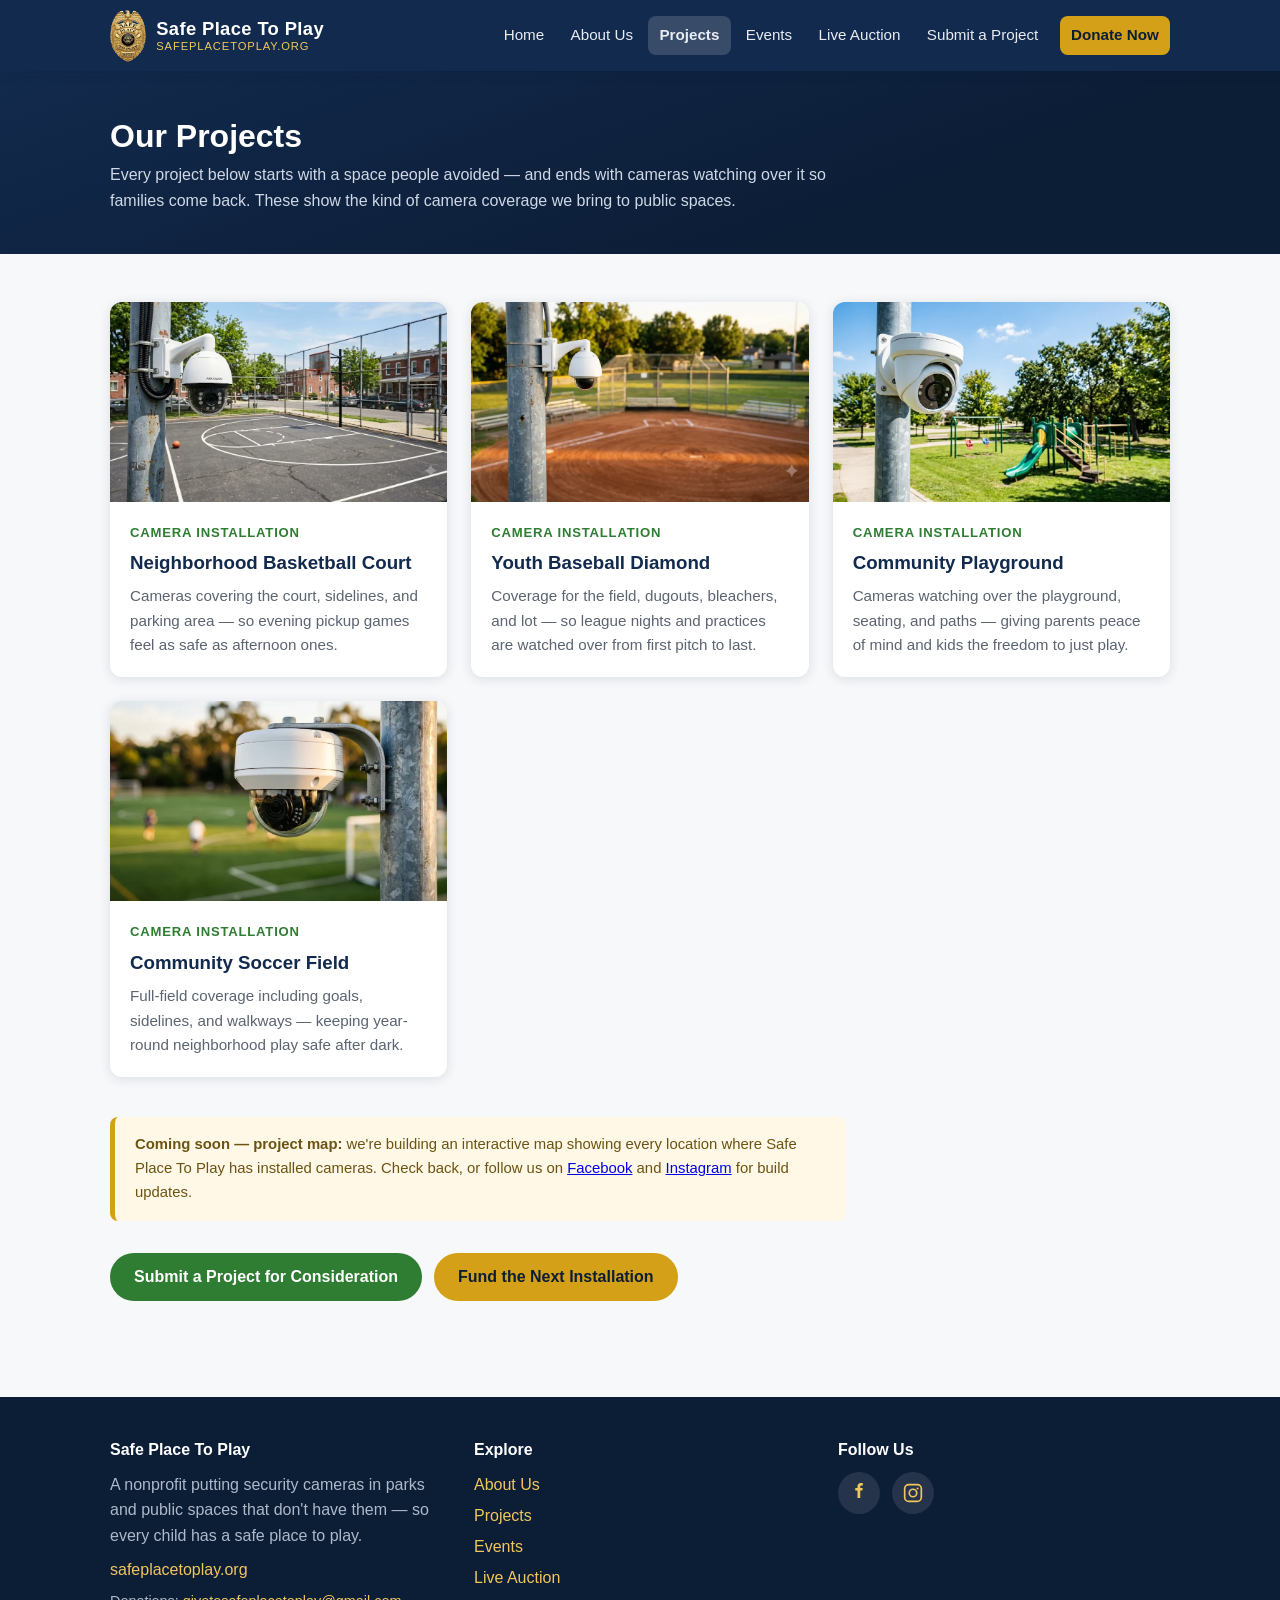
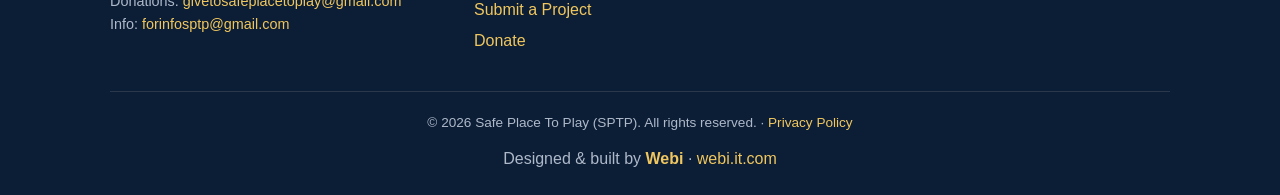
<file: projects.html>
<!DOCTYPE html>
<html lang="en">
<head>
  <meta charset="UTF-8">
  <meta name="viewport" content="width=device-width, initial-scale=1.0">
  <title>Projects | Safe Place To Play</title>
  <meta name="description" content="Parks, courts, and public spaces made safer with cameras installed by Safe Place To Play.">
  <meta property="og:title" content="Our Projects | Safe Place To Play">
  <meta property="og:description" content="Parks, courts, and public spaces made safer with cameras where there were none.">
  <meta property="og:image" content="https://safeplacetoplay.org/images/logo-full.png">
  <meta property="og:type" content="website">
  <meta name="twitter:card" content="summary">
  <link rel="icon" type="image/png" href="images/favicon.png">
  <link rel="apple-touch-icon" href="images/apple-touch-icon.png">
  <link rel="stylesheet" href="css/style.css?v=16">
  <noscript><style>.site-nav{display:flex !important}</style></noscript>
</head>
<body>

<header class="site-header">
  <div class="container">
    <a class="brand" href="index.html">
      <img src="images/logo.webp" alt="Safe Place To Play badge logo">
      <span class="brand-name">Safe Place To Play
        <span class="brand-tag">safeplacetoplay.org</span>
      </span>
    </a>
    <button class="nav-toggle" aria-label="Open menu" aria-expanded="false">
      <svg width="28" height="28" viewBox="0 0 24 24" fill="none" stroke="#fff" stroke-width="2.5" stroke-linecap="round"><line x1="4" y1="6" x2="20" y2="6"/><line x1="4" y1="12" x2="20" y2="12"/><line x1="4" y1="18" x2="20" y2="18"/></svg>
    </button>
    <nav class="site-nav">
      <a href="index.html">Home</a>
      <a href="about.html">About Us</a>
      <a href="projects.html" class="active">Projects</a>
      <a href="events.html">Events</a>
      <a href="auction.html">Live Auction</a>
      <a href="submit-project.html">Submit a Project</a>
      <a href="donate.html" class="nav-donate">Donate Now</a>
    </nav>
  </div>
</header>

<section class="page-hero">
  <div class="container">
    <h1>Our Projects</h1>
    <p>Every project below starts with a space people avoided — and ends with cameras
      watching over it so families come back. These show the kind of camera coverage we bring to public spaces.</p>
  </div>
</section>

<section class="section">
  <div class="container">
    <div class="card-grid">
      <div class="card">
        <div class="card-art"><img src="images/basketball-court.webp" alt="Security camera overlooking a neighborhood basketball court"></div>
        <div class="card-body">
          <p class="card-meta">Camera Installation</p>
          <h3>Neighborhood Basketball Court</h3>
          <p>Cameras covering the court, sidelines, and parking area — so evening pickup
            games feel as safe as afternoon ones.</p>
        </div>
      </div>
      <div class="card">
        <div class="card-art"><img src="images/baseball-field.webp" alt="Security camera overlooking a youth baseball field"></div>
        <div class="card-body">
          <p class="card-meta">Camera Installation</p>
          <h3>Youth Baseball Diamond</h3>
          <p>Coverage for the field, dugouts, bleachers, and lot — so league nights and
            practices are watched over from first pitch to last.</p>
        </div>
      </div>
      <div class="card">
        <div class="card-art"><img src="images/park.webp" alt="Security camera overlooking a new community playground"></div>
        <div class="card-body">
          <p class="card-meta">Camera Installation</p>
          <h3>Community Playground</h3>
          <p>Cameras watching over the playground, seating, and paths — giving parents
            peace of mind and kids the freedom to just play.</p>
        </div>
      </div>
      <div class="card">
        <div class="card-art"><img src="images/soccer-field.webp" alt="Security camera overlooking a community soccer field"></div>
        <div class="card-body">
          <p class="card-meta">Camera Installation</p>
          <h3>Community Soccer Field</h3>
          <p>Full-field coverage including goals, sidelines, and walkways — keeping
            year-round neighborhood play safe after dark.</p>
        </div>
      </div>
    </div>

    <div class="notice" style="margin-top:2.5rem;">
      <strong>Coming soon — project map:</strong> we're building an interactive map showing
      every location where Safe Place To Play has installed cameras. Check back, or follow
      us on <a href="https://www.facebook.com/share/1JXNRVJk3r/?mibextid=wwXIfr" target="_blank" rel="noopener">Facebook</a>
      and <a href="https://www.instagram.com/safeplacetoplay_" target="_blank" rel="noopener">Instagram</a> for build updates.
    </div>

    <div class="btn-row" style="margin-top:2rem;">
      <a href="submit-project.html" class="btn btn-green">Submit a Project for Consideration</a>
      <a href="donate.html" class="btn btn-gold">Fund the Next Installation</a>
    </div>
  </div>
</section>

<footer class="site-footer">
  <div class="container">
    <div class="footer-grid">
      <div>
        <h4>Safe Place To Play</h4>
        <p>A nonprofit putting security cameras in parks and public spaces that don't have them &mdash; so every child has a safe place to play.</p>
        <p style="margin-top:0.5rem;"><a href="https://safeplacetoplay.org">safeplacetoplay.org</a></p>
        <p style="margin-top:0.5rem; font-size:0.9rem;">Donations: <a href="mailto:givetosafeplacetoplay@gmail.com">givetosafeplacetoplay@gmail.com</a><br>
        Info: <a href="mailto:forinfosptp@gmail.com">forinfosptp@gmail.com</a></p>
      </div>
      <div>
        <h4>Explore</h4>
        <ul>
          <li><a href="about.html">About Us</a></li>
          <li><a href="projects.html">Projects</a></li>
          <li><a href="events.html">Events</a></li>
          <li><a href="auction.html">Live Auction</a></li>
          <li><a href="submit-project.html">Submit a Project</a></li>
          <li><a href="donate.html">Donate</a></li>
        </ul>
      </div>
      <div>
        <h4>Follow Us</h4>
        <div class="social-links">
          <a href="https://www.facebook.com/share/1JXNRVJk3r/?mibextid=wwXIfr" aria-label="Safe Place To Play on Facebook" target="_blank" rel="noopener">
            <svg width="20" height="20" viewBox="0 0 24 24" fill="#f0c75e"><path d="M13.5 9H16l.5-3h-3V4.5c0-.9.3-1.5 1.6-1.5H16.6V.2C16.3.1 15.3 0 14.2 0 11.8 0 10.2 1.5 10.2 4.1V6H7.5v3h2.7v9h3.3V9z"/></svg>
          </a>
          <a href="https://www.instagram.com/safeplacetoplay_" aria-label="Safe Place To Play on Instagram" target="_blank" rel="noopener">
            <svg width="20" height="20" viewBox="0 0 24 24" fill="none" stroke="#f0c75e" stroke-width="2"><rect x="2" y="2" width="20" height="20" rx="5"/><circle cx="12" cy="12" r="4.5"/><circle cx="17.5" cy="6.5" r="1.2" fill="#f0c75e" stroke="none"/></svg>
          </a>
        </div>
      </div>
    </div>
    <div class="footer-bottom">
      <p>&copy; 2026 Safe Place To Play (SPTP). All rights reserved. &middot; <a href="privacy.html">Privacy Policy</a></p>
      <p style="margin-top:0.75rem; font-size:1rem;">Designed &amp; built by <a href="https://webi.it.com" target="_blank" rel="noopener" style="font-weight:700;">Webi</a> &middot; <a href="https://webi.it.com" target="_blank" rel="noopener">webi.it.com</a></p>
    </div>
  </div>
</footer>

<script src="js/main.js?v=13"></script>
</body>
</html>
</file>
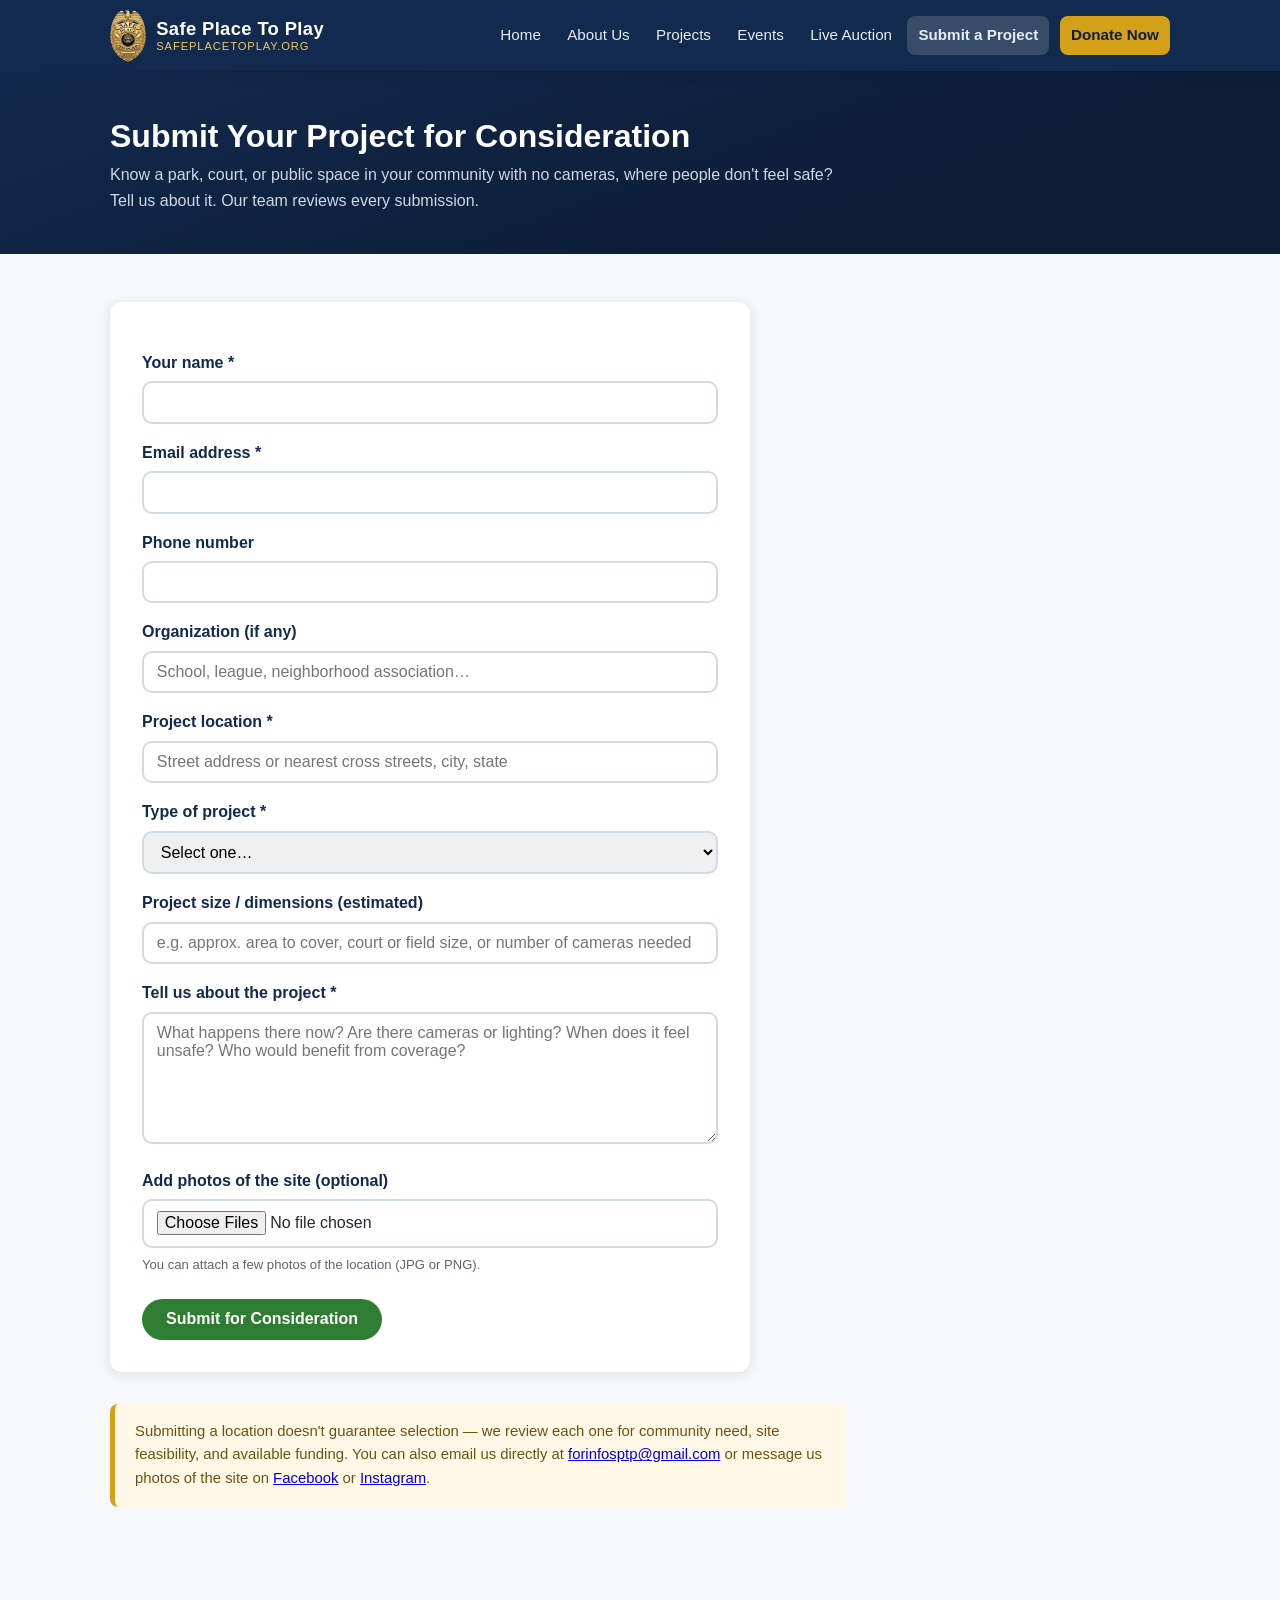
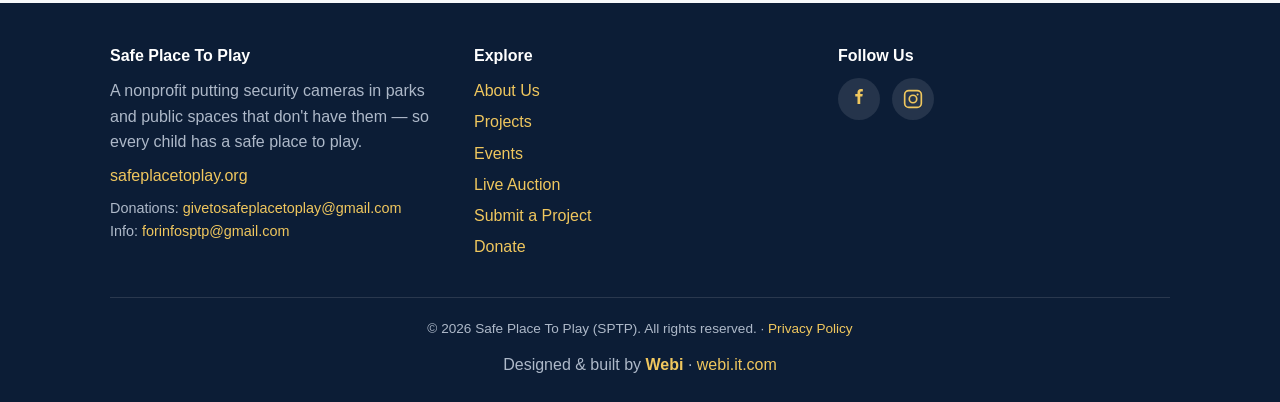
<file: submit-project.html>
<!DOCTYPE html>
<html lang="en">
<head>
  <meta charset="UTF-8">
  <meta name="viewport" content="width=device-width, initial-scale=1.0">
  <title>Submit a Project | Safe Place To Play</title>
  <meta name="description" content="Know a park, court, or public space with no cameras where people don't feel safe? Submit it for consideration by Safe Place To Play.">
  <meta property="og:title" content="Submit a Project | Safe Place To Play">
  <meta property="og:description" content="Know a public space with no cameras where people don't feel safe? Tell us about it.">
  <meta property="og:image" content="https://safeplacetoplay.org/images/logo-full.png">
  <meta property="og:type" content="website">
  <meta name="twitter:card" content="summary">
  <link rel="icon" type="image/png" href="images/favicon.png">
  <link rel="apple-touch-icon" href="images/apple-touch-icon.png">
  <link rel="stylesheet" href="css/style.css?v=16">
  <noscript><style>.site-nav{display:flex !important}</style></noscript>
</head>
<body>

<header class="site-header">
  <div class="container">
    <a class="brand" href="index.html">
      <img src="images/logo.webp" alt="Safe Place To Play badge logo">
      <span class="brand-name">Safe Place To Play
        <span class="brand-tag">safeplacetoplay.org</span>
      </span>
    </a>
    <button class="nav-toggle" aria-label="Open menu" aria-expanded="false">
      <svg width="28" height="28" viewBox="0 0 24 24" fill="none" stroke="#fff" stroke-width="2.5" stroke-linecap="round"><line x1="4" y1="6" x2="20" y2="6"/><line x1="4" y1="12" x2="20" y2="12"/><line x1="4" y1="18" x2="20" y2="18"/></svg>
    </button>
    <nav class="site-nav">
      <a href="index.html">Home</a>
      <a href="about.html">About Us</a>
      <a href="projects.html">Projects</a>
      <a href="events.html">Events</a>
      <a href="auction.html">Live Auction</a>
      <a href="submit-project.html" class="active">Submit a Project</a>
      <a href="donate.html" class="nav-donate">Donate Now</a>
    </nav>
  </div>
</header>

<section class="page-hero">
  <div class="container">
    <h1>Submit Your Project for Consideration</h1>
    <p>Know a park, court, or public space in your community with no cameras, where people
      don't feel safe? Tell us about it. Our team reviews every submission.</p>
  </div>
</section>

<section class="section">
  <div class="container">
    <form class="form-box" id="project-form" action="https://formsubmit.co/forinfosptp@gmail.com" method="POST" enctype="multipart/form-data">
      <input type="hidden" name="_subject" value="New project submission — safeplacetoplay.org">
      <input type="hidden" name="_template" value="table">
      <input type="hidden" name="_captcha" value="false">
      <input type="hidden" name="_next" value="https://safeplacetoplay.org/submit-project.html?sent=1">
      <input type="text" name="_honey" style="display:none" tabindex="-1" autocomplete="off">
      <label for="pf-name">Your name *</label>
      <input type="text" id="pf-name" name="name" required>

      <label for="pf-email">Email address *</label>
      <input type="email" id="pf-email" name="email" required>

      <label for="pf-phone">Phone number</label>
      <input type="tel" id="pf-phone" name="phone">

      <label for="pf-org">Organization (if any)</label>
      <input type="text" id="pf-org" name="organization" placeholder="School, league, neighborhood association…">

      <label for="pf-location">Project location *</label>
      <input type="text" id="pf-location" name="location" placeholder="Street address or nearest cross streets, city, state" required>

      <label for="pf-type">Type of project *</label>
      <select id="pf-type" name="type" required>
        <option value="">Select one…</option>
        <option>Playground / park</option>
        <option>Basketball court</option>
        <option>Baseball / softball field</option>
        <option>Soccer / multi-sport field</option>
        <option>Walking path / trail</option>
        <option>Other public space</option>
      </select>

      <label for="pf-dimensions">Project size / dimensions (estimated)</label>
      <input type="text" id="pf-dimensions" name="dimensions" placeholder="e.g. approx. area to cover, court or field size, or number of cameras needed">

      <label for="pf-description">Tell us about the project *</label>
      <textarea id="pf-description" name="description" rows="6" required
        placeholder="What happens there now? Are there cameras or lighting? When does it feel unsafe? Who would benefit from coverage?"></textarea>

      <label for="pf-photos">Add photos of the site (optional)</label>
      <input type="file" id="pf-photos" name="attachment" accept="image/*" multiple>
      <p class="fine-print" style="margin-top:0.4rem;">You can attach a few photos of the location (JPG or PNG).</p>

      <button type="submit" class="btn btn-green">Submit for Consideration</button>

      <div class="form-success">
        Thank you! Your project has been recorded. Our team will review it and reach out if
        we need more details.
      </div>
    </form>

    <div class="notice" style="margin-top:2rem;">
      Submitting a location doesn't guarantee selection — we review each one for community
      need, site feasibility, and available funding. You can also email us directly at
      <a href="mailto:forinfosptp@gmail.com">forinfosptp@gmail.com</a> or message us photos of the
      site on <a href="https://www.facebook.com/share/1JXNRVJk3r/?mibextid=wwXIfr" target="_blank" rel="noopener">Facebook</a> or
      <a href="https://www.instagram.com/safeplacetoplay_" target="_blank" rel="noopener">Instagram</a>.
    </div>
  </div>
</section>

<footer class="site-footer">
  <div class="container">
    <div class="footer-grid">
      <div>
        <h4>Safe Place To Play</h4>
        <p>A nonprofit putting security cameras in parks and public spaces that don't have them &mdash; so every child has a safe place to play.</p>
        <p style="margin-top:0.5rem;"><a href="https://safeplacetoplay.org">safeplacetoplay.org</a></p>
        <p style="margin-top:0.5rem; font-size:0.9rem;">Donations: <a href="mailto:givetosafeplacetoplay@gmail.com">givetosafeplacetoplay@gmail.com</a><br>
        Info: <a href="mailto:forinfosptp@gmail.com">forinfosptp@gmail.com</a></p>
      </div>
      <div>
        <h4>Explore</h4>
        <ul>
          <li><a href="about.html">About Us</a></li>
          <li><a href="projects.html">Projects</a></li>
          <li><a href="events.html">Events</a></li>
          <li><a href="auction.html">Live Auction</a></li>
          <li><a href="submit-project.html">Submit a Project</a></li>
          <li><a href="donate.html">Donate</a></li>
        </ul>
      </div>
      <div>
        <h4>Follow Us</h4>
        <div class="social-links">
          <a href="https://www.facebook.com/share/1JXNRVJk3r/?mibextid=wwXIfr" aria-label="Safe Place To Play on Facebook" target="_blank" rel="noopener">
            <svg width="20" height="20" viewBox="0 0 24 24" fill="#f0c75e"><path d="M13.5 9H16l.5-3h-3V4.5c0-.9.3-1.5 1.6-1.5H16.6V.2C16.3.1 15.3 0 14.2 0 11.8 0 10.2 1.5 10.2 4.1V6H7.5v3h2.7v9h3.3V9z"/></svg>
          </a>
          <a href="https://www.instagram.com/safeplacetoplay_" aria-label="Safe Place To Play on Instagram" target="_blank" rel="noopener">
            <svg width="20" height="20" viewBox="0 0 24 24" fill="none" stroke="#f0c75e" stroke-width="2"><rect x="2" y="2" width="20" height="20" rx="5"/><circle cx="12" cy="12" r="4.5"/><circle cx="17.5" cy="6.5" r="1.2" fill="#f0c75e" stroke="none"/></svg>
          </a>
        </div>
      </div>
    </div>
    <div class="footer-bottom">
      <p>&copy; 2026 Safe Place To Play (SPTP). All rights reserved. &middot; <a href="privacy.html">Privacy Policy</a></p>
      <p style="margin-top:0.75rem; font-size:1rem;">Designed &amp; built by <a href="https://webi.it.com" target="_blank" rel="noopener" style="font-weight:700;">Webi</a> &middot; <a href="https://webi.it.com" target="_blank" rel="noopener">webi.it.com</a></p>
    </div>
  </div>
</footer>

<script src="js/main.js?v=13"></script>
</body>
</html>
</file>
<file: css/style.css>
/* Safe Place To Play — sptp.org */

:root {
  --navy: #122a4d;
  --navy-dark: #0c1d36;
  --gold: #d4a017;
  --gold-light: #f0c75e;
  --green: #2e7d32;
  --green-light: #e8f5e9;
  --off-white: #f7f8fa;
  --text: #24292f;
  --text-muted: #5b6470;
  --radius: 12px;
  --shadow: 0 2px 12px rgba(12, 29, 54, 0.12);
}

* { box-sizing: border-box; margin: 0; padding: 0; }

body {
  font-family: "Segoe UI", "Helvetica Neue", Arial, sans-serif;
  color: var(--text);
  background: var(--off-white);
  line-height: 1.6;
}

img, svg { max-width: 100%; height: auto; }

.container {
  max-width: 1100px;
  margin: 0 auto;
  padding: 0 1.25rem;
}

/* ---------- Header / Nav ---------- */
.site-header {
  background: var(--navy);
  color: #fff;
  position: sticky;
  top: 0;
  z-index: 100;
  box-shadow: var(--shadow);
  transition: transform 0.25s ease;
}

.site-header.header-hidden {
  transform: translateY(-100%);
}

.site-header .container {
  display: flex;
  align-items: center;
  justify-content: space-between;
  flex-wrap: wrap;
  gap: 0.5rem 1rem;
  padding-top: 0.6rem;
  padding-bottom: 0.6rem;
}

.brand {
  display: flex;
  align-items: center;
  gap: 0.65rem;
  text-decoration: none;
  color: #fff;
}

.brand img { height: 52px; width: auto; }

.brand .brand-name {
  font-size: 1.15rem;
  font-weight: 700;
  letter-spacing: 0.02em;
  line-height: 1.2;
}

.brand .brand-tag {
  display: block;
  font-size: 0.7rem;
  font-weight: 400;
  color: var(--gold-light);
  letter-spacing: 0.08em;
  text-transform: uppercase;
}

.site-nav {
  display: flex;
  align-items: center;
  flex-wrap: wrap;
  gap: 0.25rem;
}

.site-nav a {
  color: #e8ecf3;
  text-decoration: none;
  font-size: 0.95rem;
  padding: 0.45rem 0.7rem;
  border-radius: 8px;
  transition: background 0.15s ease;
}

.site-nav a:hover { background: rgba(255, 255, 255, 0.12); }

.site-nav a.active {
  background: rgba(255, 255, 255, 0.16);
  font-weight: 600;
}

.site-nav a.nav-donate {
  background: var(--gold);
  color: var(--navy-dark);
  font-weight: 700;
  margin-left: 0.4rem;
}

.site-nav a.nav-donate:hover { background: var(--gold-light); }

.nav-toggle {
  display: none;
  background: none;
  border: none;
  cursor: pointer;
  padding: 0.4rem;
}

.nav-toggle svg { display: block; }

@media (max-width: 820px) {
  .nav-toggle { display: block; }

  .site-nav {
    display: none;
    width: 100%;
    flex-direction: column;
    align-items: stretch;
    padding-bottom: 0.75rem;
  }

  .site-nav.open { display: flex; }

  .site-nav a { padding: 0.7rem 0.75rem; font-size: 1rem; }

  .site-nav a.nav-donate {
    margin-left: 0;
    margin-top: 0.4rem;
    text-align: center;
  }
}

/* ---------- Hero ---------- */
.hero {
  background: linear-gradient(160deg, var(--navy) 0%, var(--navy-dark) 70%);
  color: #FFFFFF;
  padding: 3.5rem 0 3rem;
}

.hero .container {
  display: grid;
  grid-template-columns: 1.15fr 0.85fr;
  gap: 2.5rem;
  align-items: center;
}

.hero h1 {
  font-size: 2.4rem;
  line-height: 1.2;
  margin-bottom: 1rem;
}

.hero h1 .accent { color: var(--gold-light); }

.hero p {
  font-size: 1.1rem;
  color: #cfd8e6;
  margin-bottom: 1.5rem;
}

.hero-art {
  border-radius: var(--radius);
  overflow: hidden;
  box-shadow: var(--shadow);
}

/* ---------- Buttons ---------- */
.btn {
  display: inline-block;
  padding: 0.7rem 1.5rem;
  border-radius: 999px;
  border: none;
  font-size: 1rem;
  font-weight: 700;
  text-decoration: none;
  cursor: pointer;
  transition: transform 0.1s ease, background 0.15s ease;
}

.btn:active { transform: scale(0.98); }

.btn-gold { background: var(--gold); color: var(--navy-dark); }
.btn-gold:hover { background: var(--gold-light); }

.btn-outline {
  background: transparent;
  color: #fff;
  border: 2px solid rgba(255, 255, 255, 0.6);
}
.btn-outline:hover { border-color: #fff; }

.btn-green { background: var(--green); color: #fff; }
.btn-green:hover { background: #256b29; }

.btn-row { display: flex; gap: 0.75rem; flex-wrap: wrap; }

/* ---------- Sections ---------- */
.section { padding: 3rem 0; }
.section.alt { background: #fff; }

.section-title {
  font-size: 1.8rem;
  color: var(--navy);
  margin-bottom: 0.4rem;
}

.section-sub {
  color: var(--text-muted);
  max-width: 46rem;
  margin-bottom: 1.75rem;
}

.eyebrow {
  text-transform: uppercase;
  letter-spacing: 0.12em;
  font-size: 0.78rem;
  font-weight: 700;
  color: var(--gold);
  margin-bottom: 0.3rem;
}

/* ---------- Cards ---------- */
.card-grid {
  display: grid;
  grid-template-columns: repeat(auto-fit, minmax(280px, 1fr));
  gap: 1.5rem;
}

.card {
  background: #fff;
  border-radius: var(--radius);
  box-shadow: var(--shadow);
  overflow: hidden;
  display: flex;
  flex-direction: column;
}

.card .card-art { background: var(--green-light); }
.card .card-art img { display: block; width: 100%; height: 200px; object-fit: cover; }

.hero-art img { display: block; width: 100%; height: 100%; object-fit: cover; }

.card .card-body { padding: 1.25rem; flex: 1; }

.card h3 { color: var(--navy); margin-bottom: 0.4rem; }

.card p { color: var(--text-muted); font-size: 0.95rem; }

.card .card-meta {
  font-size: 0.82rem;
  font-weight: 700;
  text-transform: uppercase;
  letter-spacing: 0.06em;
  color: var(--green);
  margin-bottom: 0.35rem;
}

/* ---------- Board members ---------- */
.board-grid {
  display: grid;
  grid-template-columns: repeat(auto-fit, minmax(240px, 1fr));
  gap: 1.5rem;
  max-width: 700px;
}

.board-card {
  background: #fff;
  border-radius: var(--radius);
  box-shadow: var(--shadow);
  padding: 1.75rem 1.25rem;
  text-align: center;
}

.board-card .avatar {
  width: 140px;
  height: 140px;
  border-radius: 50%;
  margin: 0 auto 1rem;
  overflow: hidden;
  border: 4px solid var(--gold);
  background: #dde3ec;
}
.board-card .avatar img {
  width: 100%;
  height: 100%;
  object-fit: cover;
  display: block;
}

.board-card h3 { color: var(--navy); }

.board-card .role {
  color: var(--gold);
  font-weight: 700;
  font-size: 0.9rem;
  text-transform: uppercase;
  letter-spacing: 0.06em;
  margin-bottom: 0.5rem;
}

/* ---------- Donate ---------- */
.donate-box {
  background: #fff;
  border-radius: var(--radius);
  box-shadow: var(--shadow);
  padding: 2rem;
  max-width: 560px;
}

/* Long email addresses shouldn't push the page wider than the screen. */
a[href^="mailto:"] {
  overflow-wrap: anywhere;
}

/* ---------- Embedded Donorbox donation form ---------- */
.donate-embed-card {
  background: #fff;
  border-radius: var(--radius);
  box-shadow: var(--shadow);
  padding: 2rem 1.75rem;
  max-width: 520px;
  margin: 0 auto;
  border-top: 4px solid var(--gold-light);
}

/* The widget is a cross-origin iframe: it can't be restyled from here, so the
   job of this wrapper is only to give it enough width to lay out correctly.
   Donorbox needs ~320px; anything narrower and its form overflows. */
.dbox-frame {
  border-radius: 10px;
  border: 1px solid #e4e9f0;
  overflow: hidden;
  /* Donorbox designs its form at ~425px; letting it stretch wider on desktop
     is what made it look off. Cap at native width and center it. */
  max-width: 432px;
  margin-left: auto;
  margin-right: auto;
}

/* Donorbox's widget.js resizes the iframe to fit its content. If that resize
   is slow or blocked, a short iframe would silently cut off the payment
   buttons at the bottom of the form (scrolling is off), so hold a floor tall
   enough to show them. Narrower screens stack taller, so they need more. */
.dbox-frame iframe {
  min-height: 520px;
}

@media (max-width: 600px) {
  .dbox-frame iframe {
    min-height: 560px;
  }
}

/* Desktop: pair the tall donation form with the mail/QR cards side-by-side so
   the page reads as a balanced block instead of one long skinny column. On
   mobile everything stacks in the same order as before. */
.donate-columns {
  display: flex;
  flex-direction: column;
  align-items: center;
  gap: 2rem;
}

.donate-side {
  display: flex;
  flex-direction: column;
  gap: 2rem;
  width: 100%;
  max-width: 520px;
}

@media (min-width: 900px) {
  .donate-columns {
    flex-direction: row;
    /* Center the mail/QR cards vertically against the taller donation form. */
    align-items: center;
    justify-content: center;
  }
  .donate-embed-card { flex: 0 1 500px; margin: 0; }
  .donate-side { flex: 0 1 400px; }
  /* Keep the side cards compact enough that the mailing address and the QR
     code are both on screen at the same time. */
  .donate-side .donate-box { padding: 1.5rem; }
  .donate-side .qr-block { padding: 1.5rem; gap: 1.25rem; }
  .donate-side .qr-block img { width: 132px; height: 132px; }
}

/* Donor wall: stays collapsed while Donorbox reports the empty-state height,
   so visitors never see the bare "0" widget. js/main.js reveals it once the
   wall actually has donations to show. */
#donor-wall-wrap.collapsed {
  height: 0;
  overflow: hidden;
  margin: 0;
}

.dbox-frame dbox-widget,
.dbox-frame iframe {
  display: block;
  width: 100%;
  max-width: 100%;
  border: 0;
}

/* Phones: trim the card's padding so the widget still clears the ~320px it
   needs, while keeping a visible margin so it isn't edge-to-edge. */
@media (max-width: 600px) {
  .donate-embed-card {
    padding: 1.5rem 0.5rem;
    margin-left: -0.75rem;
    margin-right: -0.75rem;
  }
  .donate-embed-card > h2,
  .donate-embed-card > p {
    padding-left: 0.75rem;
    padding-right: 0.75rem;
  }
}

/* Very narrow phones (~360px and under) genuinely have no room to spare, so
   there the card goes full-bleed rather than clipping the form. */
@media (max-width: 380px) {
  .donate-embed-card {
    padding: 1.25rem 0;
    margin-left: -1.25rem;
    margin-right: -1.25rem;
    border-radius: 0;
  }
  .dbox-frame {
    border-left: 0;
    border-right: 0;
    border-radius: 0;
  }
}

.choice-row {
  display: flex;
  flex-wrap: wrap;
  gap: 0.6rem;
  margin-bottom: 1.25rem;
}

.choice {
  border: 2px solid #d4dae3;
  background: #fff;
  color: var(--navy);
  border-radius: 10px;
  padding: 0.6rem 1.1rem;
  font-size: 1rem;
  font-weight: 600;
  cursor: pointer;
  transition: all 0.12s ease;
}

.choice:hover { border-color: var(--gold); }

.choice.selected {
  background: var(--navy);
  border-color: var(--navy);
  color: #fff;
}

.donate-box label {
  display: block;
  font-weight: 700;
  color: var(--navy);
  margin-bottom: 0.5rem;
}

.custom-amount {
  display: flex;
  align-items: center;
  border: 2px solid #d4dae3;
  border-radius: 10px;
  overflow: hidden;
  margin-bottom: 1.25rem;
  max-width: 240px;
}

.custom-amount span {
  padding: 0.6rem 0.8rem;
  background: var(--off-white);
  font-weight: 700;
  color: var(--navy);
}

.custom-amount input {
  border: none;
  outline: none;
  padding: 0.6rem 0.8rem;
  font-size: 1rem;
  width: 100%;
}

.donate-summary {
  background: var(--green-light);
  border-radius: 10px;
  padding: 0.8rem 1rem;
  font-weight: 600;
  color: var(--green);
  margin-bottom: 1.25rem;
}

.fine-print { font-size: 0.82rem; color: var(--text-muted); margin-top: 1rem; }

/* ---------- Forms ---------- */
.form-box {
  background: #fff;
  border-radius: var(--radius);
  box-shadow: var(--shadow);
  padding: 2rem;
  max-width: 640px;
}

.form-box label {
  display: block;
  font-weight: 700;
  color: var(--navy);
  margin: 1rem 0 0.35rem;
}

.form-box input,
.form-box select,
.form-box textarea {
  width: 100%;
  padding: 0.65rem 0.8rem;
  border: 2px solid #d4dae3;
  border-radius: 10px;
  font-size: 1rem;
  font-family: inherit;
}

.form-box input:focus,
.form-box select:focus,
.form-box textarea:focus {
  outline: none;
  border-color: var(--gold);
}

.form-box .btn { margin-top: 1.5rem; }

.form-success {
  display: none;
  background: var(--green-light);
  color: var(--green);
  font-weight: 700;
  border-radius: 10px;
  padding: 1rem 1.25rem;
  margin-top: 1.25rem;
}

/* ---------- Events ---------- */
.event-list { display: flex; flex-direction: column; gap: 1.25rem; }

.event-item {
  background: #fff;
  border-radius: var(--radius);
  box-shadow: var(--shadow);
  display: flex;
  gap: 1.25rem;
  padding: 1.25rem;
  align-items: flex-start;
}

.event-date {
  background: var(--navy);
  color: #fff;
  border-radius: 10px;
  text-align: center;
  padding: 0.6rem 0.9rem;
  min-width: 76px;
}

.event-date .month {
  display: block;
  font-size: 0.75rem;
  text-transform: uppercase;
  letter-spacing: 0.1em;
  color: var(--gold-light);
}

.event-date .day { display: block; font-size: 1.6rem; font-weight: 800; }

.event-item h3 { color: var(--navy); margin-bottom: 0.25rem; }
.event-item p { color: var(--text-muted); font-size: 0.95rem; }

/* ---------- Auction ---------- */
.auction-banner {
  background: linear-gradient(160deg, var(--green) 0%, #1b5e20 80%);
  color: #fff;
  border-radius: var(--radius);
  padding: 2rem;
  margin-bottom: 2rem;
}

.auction-banner h2 { margin-bottom: 0.5rem; }
.auction-banner p { color: #d7ecd8; max-width: 46rem; }

.bid-tag {
  display: inline-block;
  background: var(--gold);
  color: var(--navy-dark);
  font-weight: 800;
  border-radius: 999px;
  padding: 0.2rem 0.8rem;
  font-size: 0.9rem;
  margin-top: 0.6rem;
}

/* ---------- QR / info blocks ---------- */
.qr-block {
  display: flex;
  gap: 2rem;
  align-items: center;
  flex-wrap: wrap;
  background: #fff;
  border-radius: var(--radius);
  box-shadow: var(--shadow);
  padding: 2rem;
  max-width: 640px;
}

.qr-block img {
  width: 180px;
  height: 180px;
  border: 6px solid var(--navy);
  border-radius: 10px;
  background: #fff;
}

.notice {
  background: #fff8e6;
  border-left: 5px solid var(--gold);
  border-radius: 8px;
  padding: 1rem 1.25rem;
  color: #6b5413;
  font-size: 0.93rem;
  max-width: 46rem;
}

/* ---------- Footer ---------- */
.site-footer {
  background: var(--navy-dark);
  color: #aeb9c9;
  padding: 2.5rem 0 1.5rem;
  margin-top: 3rem;
}

.site-footer .footer-grid {
  display: grid;
  grid-template-columns: repeat(auto-fit, minmax(220px, 1fr));
  gap: 2rem;
  margin-bottom: 2rem;
}

.site-footer h4 {
  color: #fff;
  margin-bottom: 0.6rem;
  font-size: 1rem;
}

.site-footer a { color: var(--gold-light); text-decoration: none; }
.site-footer a:hover { text-decoration: underline; }

.site-footer ul { list-style: none; }
.site-footer li { margin-bottom: 0.35rem; }

.social-links { display: flex; gap: 0.75rem; }

.social-links a {
  display: inline-flex;
  align-items: center;
  justify-content: center;
  width: 42px;
  height: 42px;
  border-radius: 50%;
  background: rgba(255, 255, 255, 0.1);
  transition: background 0.15s ease;
}

.social-links a:hover { background: rgba(255, 255, 255, 0.22); }

.footer-bottom {
  border-top: 1px solid rgba(255, 255, 255, 0.12);
  padding-top: 1.25rem;
  font-size: 0.85rem;
  text-align: center;
}

/* ---------- Page hero (interior pages) ---------- */
.page-hero {
  background: linear-gradient(160deg, var(--navy) 0%, var(--navy-dark) 70%);
  color: #fff;
  padding: 2.5rem 0;
}

.page-hero h1 { font-size: 2rem; }
.page-hero p { color: #cfd8e6; max-width: 46rem; }

/* ---------- Responsive ---------- */
@media (max-width: 820px) {
  .hero .container { grid-template-columns: 1fr; }
  .hero h1 { font-size: 1.9rem; }
  .event-item { flex-direction: column; }
}
</file>
